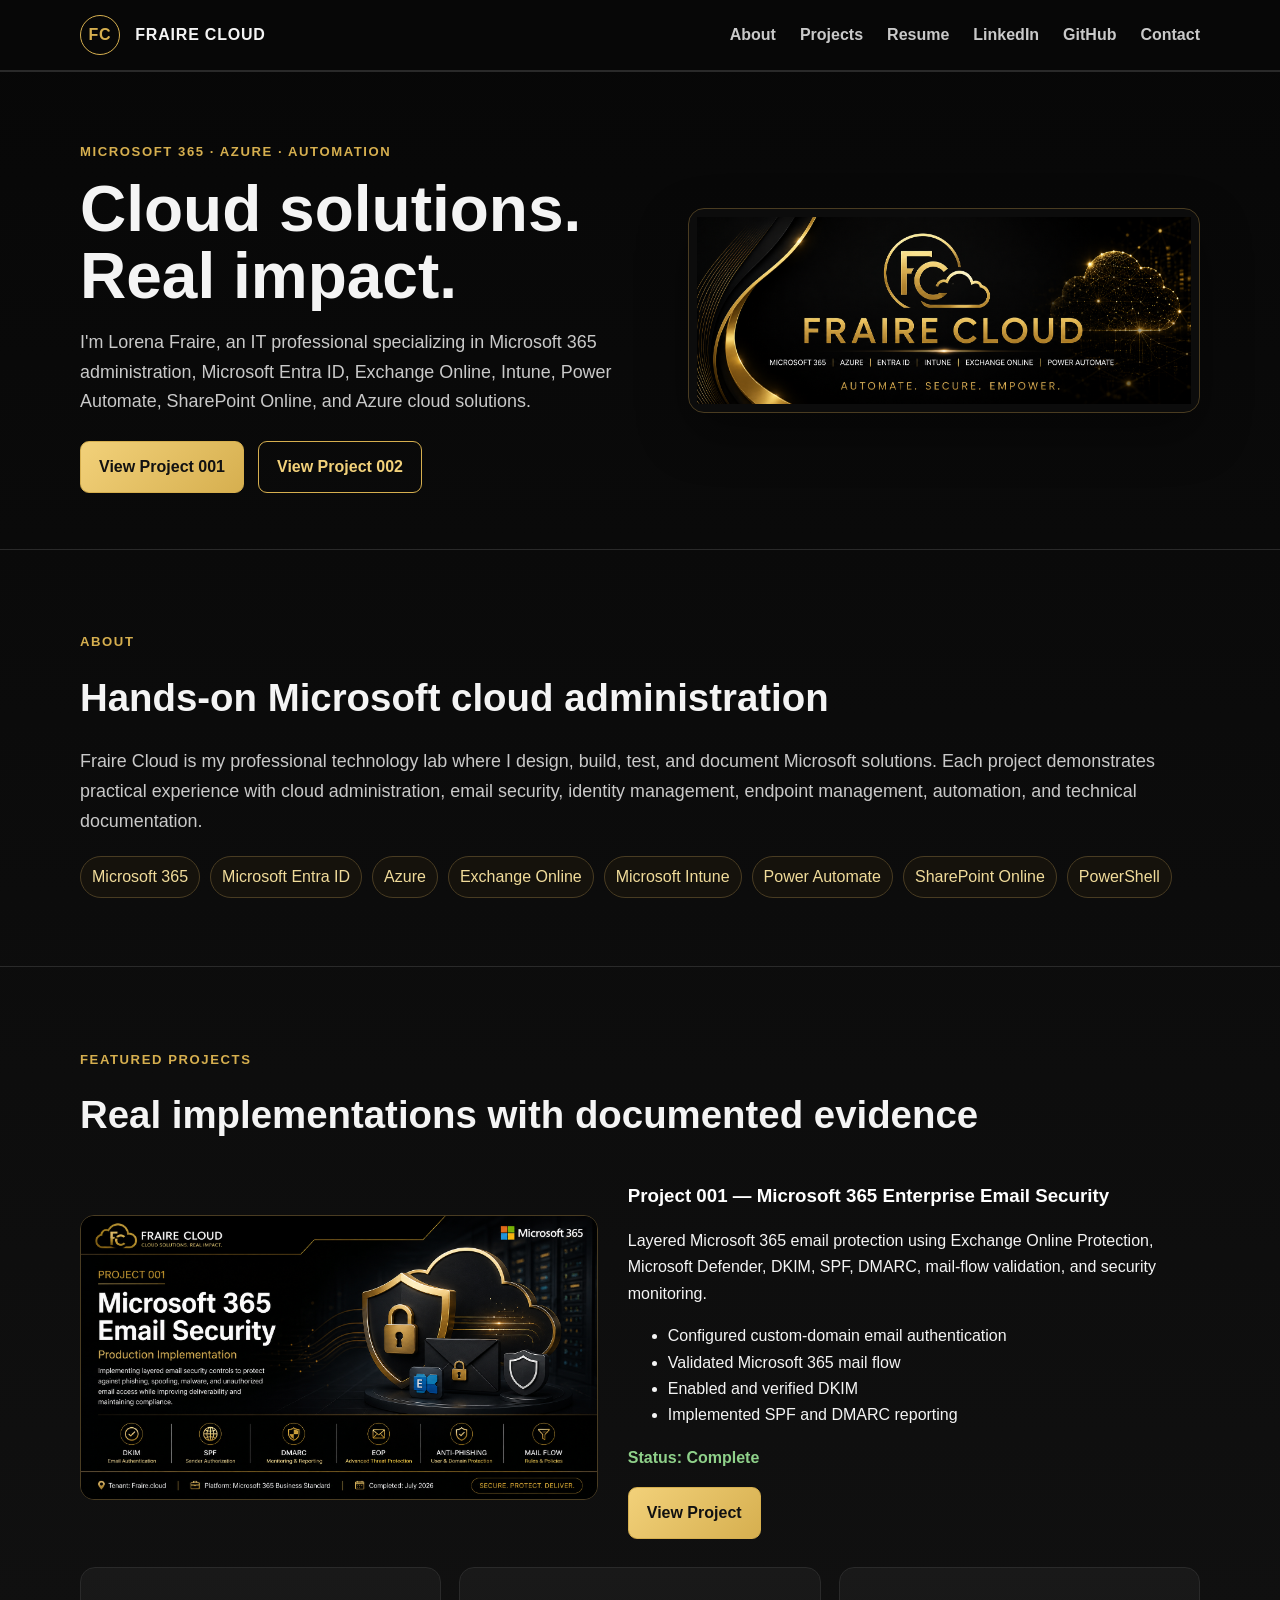
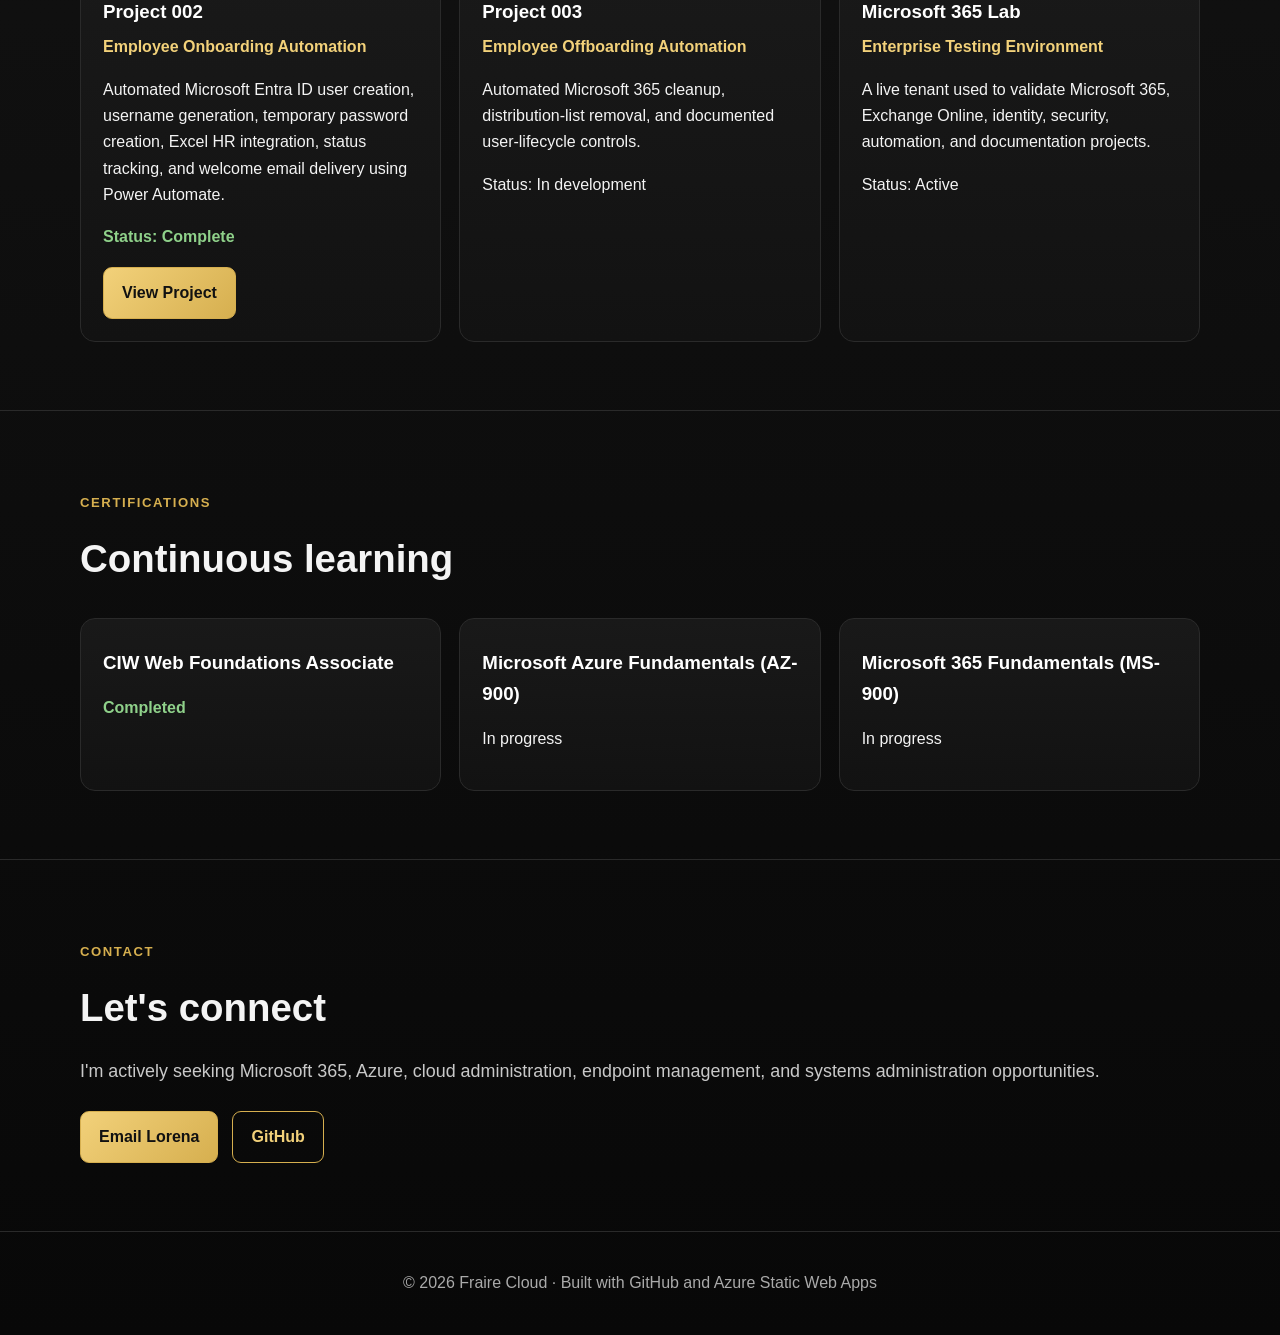
<file: index.html>
<!doctype html>
<html lang="en">
<head>
<meta charset="utf-8"><meta name="viewport" content="width=device-width,initial-scale=1">
<title>Fraire Cloud | Microsoft 365 & Azure Portfolio</title>
<meta name="description" content="Lorena Fraire's Microsoft 365, Azure, Entra ID, Intune, Exchange Online, and Power Automate portfolio.">
<link rel="stylesheet" href="styles.css">
</head>
<body>
<header><div class="container nav">
<a class="brand" href="index.html"><span class="mark">FC</span> FRAIRE CLOUD</a>
<nav><a href="#about">About</a><a href="#projects">Projects</a><a href="resume.html">Resume</a>
    <a href="https://www.linkedin.com/in/lorena-fraire-184a9a249/" target="_blank">LinkedIn</a>
    <a href="https://github.com/frairecloud" target="_blank">GitHub</a><a href="#contact">Contact</a></nav>
</div></header>

<main>
<section class="hero"><div class="container hero-grid">
<div>
<p class="eyebrow">Microsoft 365 · Azure · Automation</p>
<h1>Cloud solutions.<br>Real impact.</h1>
<p class="lead">I'm Lorena Fraire, an IT professional specializing in Microsoft 365 administration, Microsoft Entra ID, Exchange Online, Intune, Power Automate, SharePoint Online, and Azure cloud solutions.</p>
<div class="buttons">
    <a class="button primary" href="project-001.html">View Project 001</a>
    <a class="button secondary" href="project-002.html">View Project 002</a>
</div>
    </div>
<div class="hero-image"><img src="assets/FraireCloud.png" alt="Fraire Cloud portfolio banner"></div>
</div></section>

<section id="about"><div class="container">
<p class="eyebrow">About</p><h2>Hands-on Microsoft cloud administration</h2>
<p class="intro">Fraire Cloud is my professional technology lab where I design, build, test, and document Microsoft solutions. Each project demonstrates practical experience with cloud administration, email security, identity management, endpoint management, automation, and technical documentation.</p>
<div class="tags"><span>Microsoft 365</span><span>Microsoft Entra ID</span><span>Azure</span><span>Exchange Online</span><span>Microsoft Intune</span><span>Power Automate</span><span>SharePoint Online</span><span>PowerShell</span></div>
</div></section>

<section id="projects"><div class="container">
<p class="eyebrow">Featured Projects</p><h2>Real implementations with documented evidence</h2>
<article class="featured-project">
<img src="assets/Project001.png" alt="Project 001 Microsoft 365 Email Security">
<div><h3>Project 001 — Microsoft 365 Enterprise Email Security</h3>
<p>Layered Microsoft 365 email protection using Exchange Online Protection, Microsoft Defender, DKIM, SPF, DMARC, mail-flow validation, and security monitoring.</p>
<ul><li>Configured custom-domain email authentication</li><li>Validated Microsoft 365 mail flow</li><li>Enabled and verified DKIM</li><li>Implemented SPF and DMARC reporting</li></ul>
<p class="complete">Status: Complete</p>
<a class="button primary" href="project-001.html">View Project</a></div>
</article>
<div class="cards">
<article class="card">
  <h3>Project 002</h3>
  <h4>Employee Onboarding Automation</h4>
  <p>Automated Microsoft Entra ID user creation, username generation, temporary password creation, Excel HR integration, status tracking, and welcome email delivery using Power Automate.</p>
  <p class="complete">Status: Complete</p>
  <a class="button primary" href="project-002.html">View Project</a>
</article>
<article class="card"><h3>Project 003</h3><h4>Employee Offboarding Automation</h4><p>Automated Microsoft 365 cleanup, distribution-list removal, and documented user-lifecycle controls.</p><p>Status: In development</p></article>
<article class="card"><h3>Microsoft 365 Lab</h3><h4>Enterprise Testing Environment</h4><p>A live tenant used to validate Microsoft 365, Exchange Online, identity, security, automation, and documentation projects.</p><p>Status: Active</p></article>
</div></div></section>

<section id="certifications"><div class="container">
<p class="eyebrow">Certifications</p><h2>Continuous learning</h2>
<div class="cards"><article class="card"><h3>CIW Web Foundations Associate</h3><p class="complete">Completed</p></article><article class="card"><h3>Microsoft Azure Fundamentals (AZ-900)</h3><p>In progress</p></article><article class="card"><h3>Microsoft 365 Fundamentals (MS-900)</h3><p>In progress</p></article></div>
</div></section>

<section id="contact"><div class="container">
<p class="eyebrow">Contact</p><h2>Let's connect</h2>
<p class="intro">I'm actively seeking Microsoft 365, Azure, cloud administration, endpoint management, and systems administration opportunities.</p>
<div class="buttons"><a class="button primary" href="mailto:lorena.fraire335@outlook.com">Email Lorena</a><a class="button secondary" href="https://github.com/frairecloud" target="_blank" rel="noopener">GitHub</a></div>
</div></section>
</main>
<footer>© 2026 Fraire Cloud · Built with GitHub and Azure Static Web Apps</footer>
</body></html>
</file>
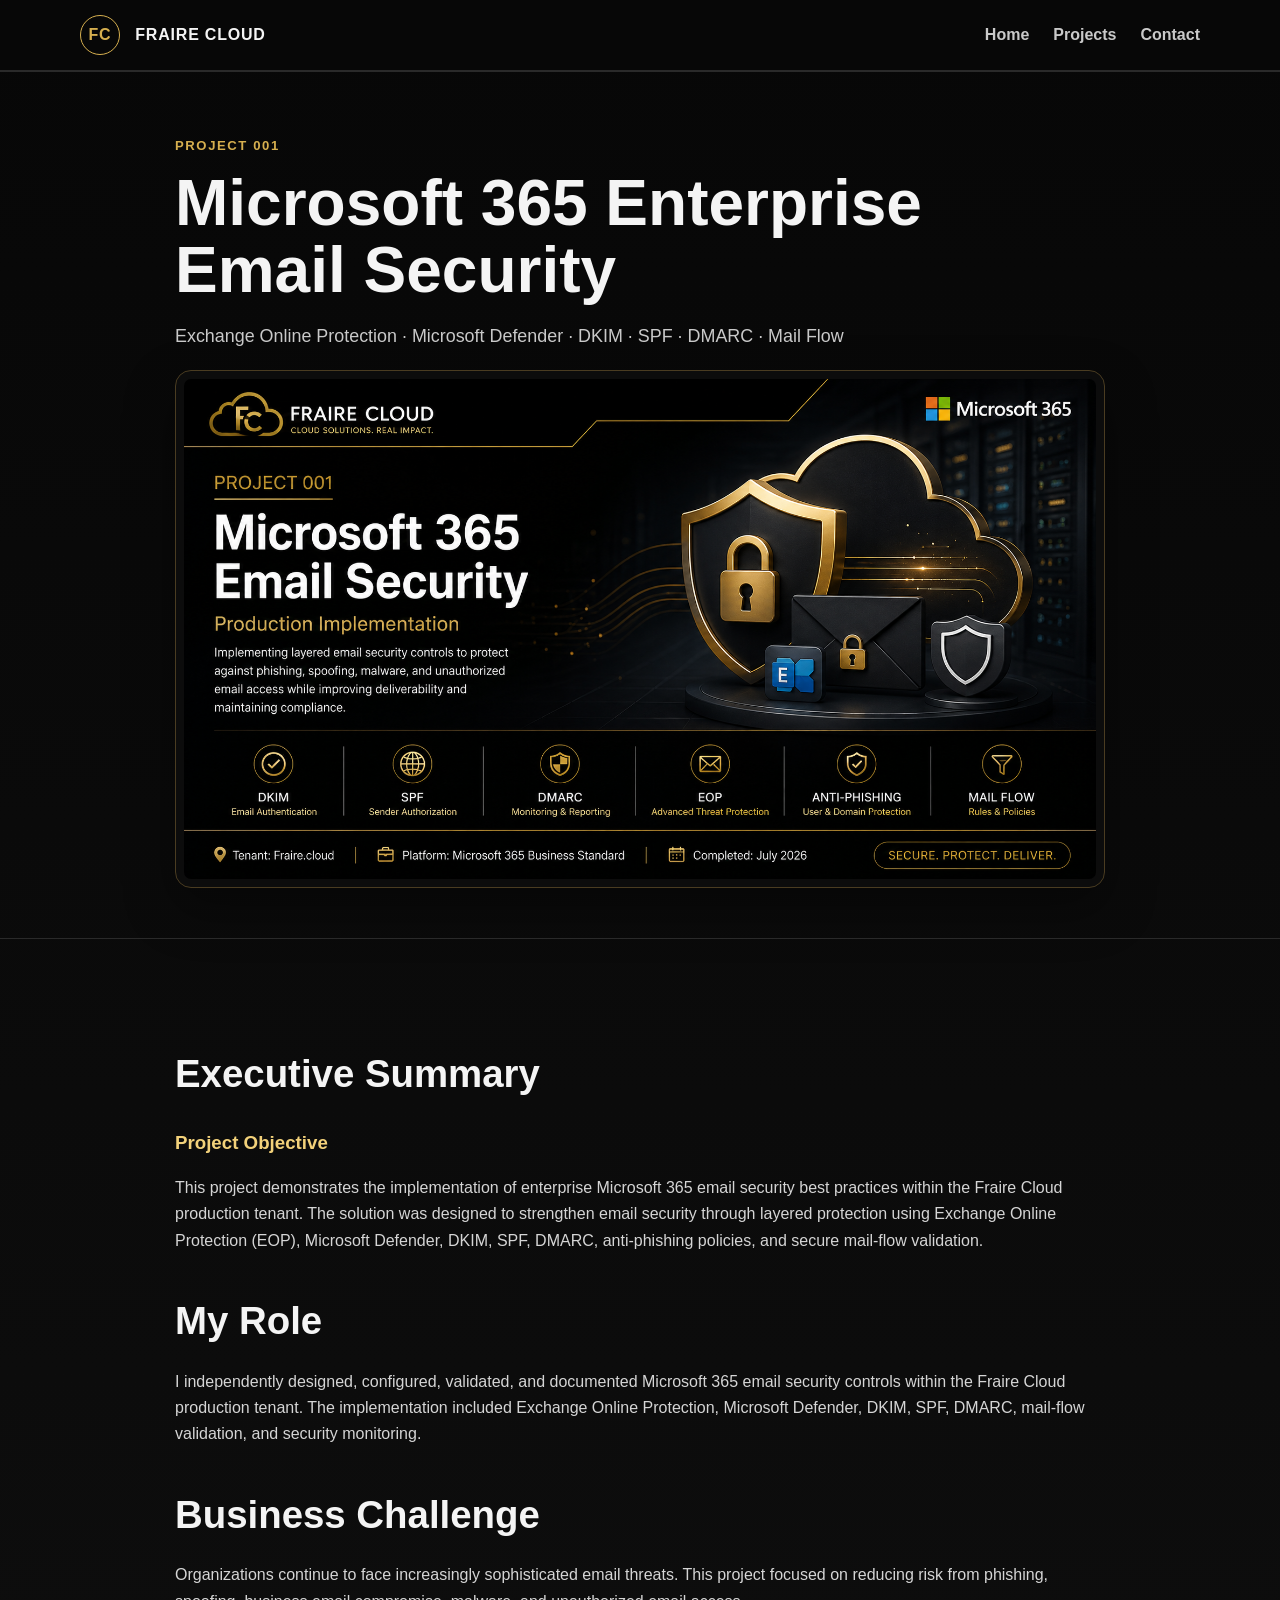
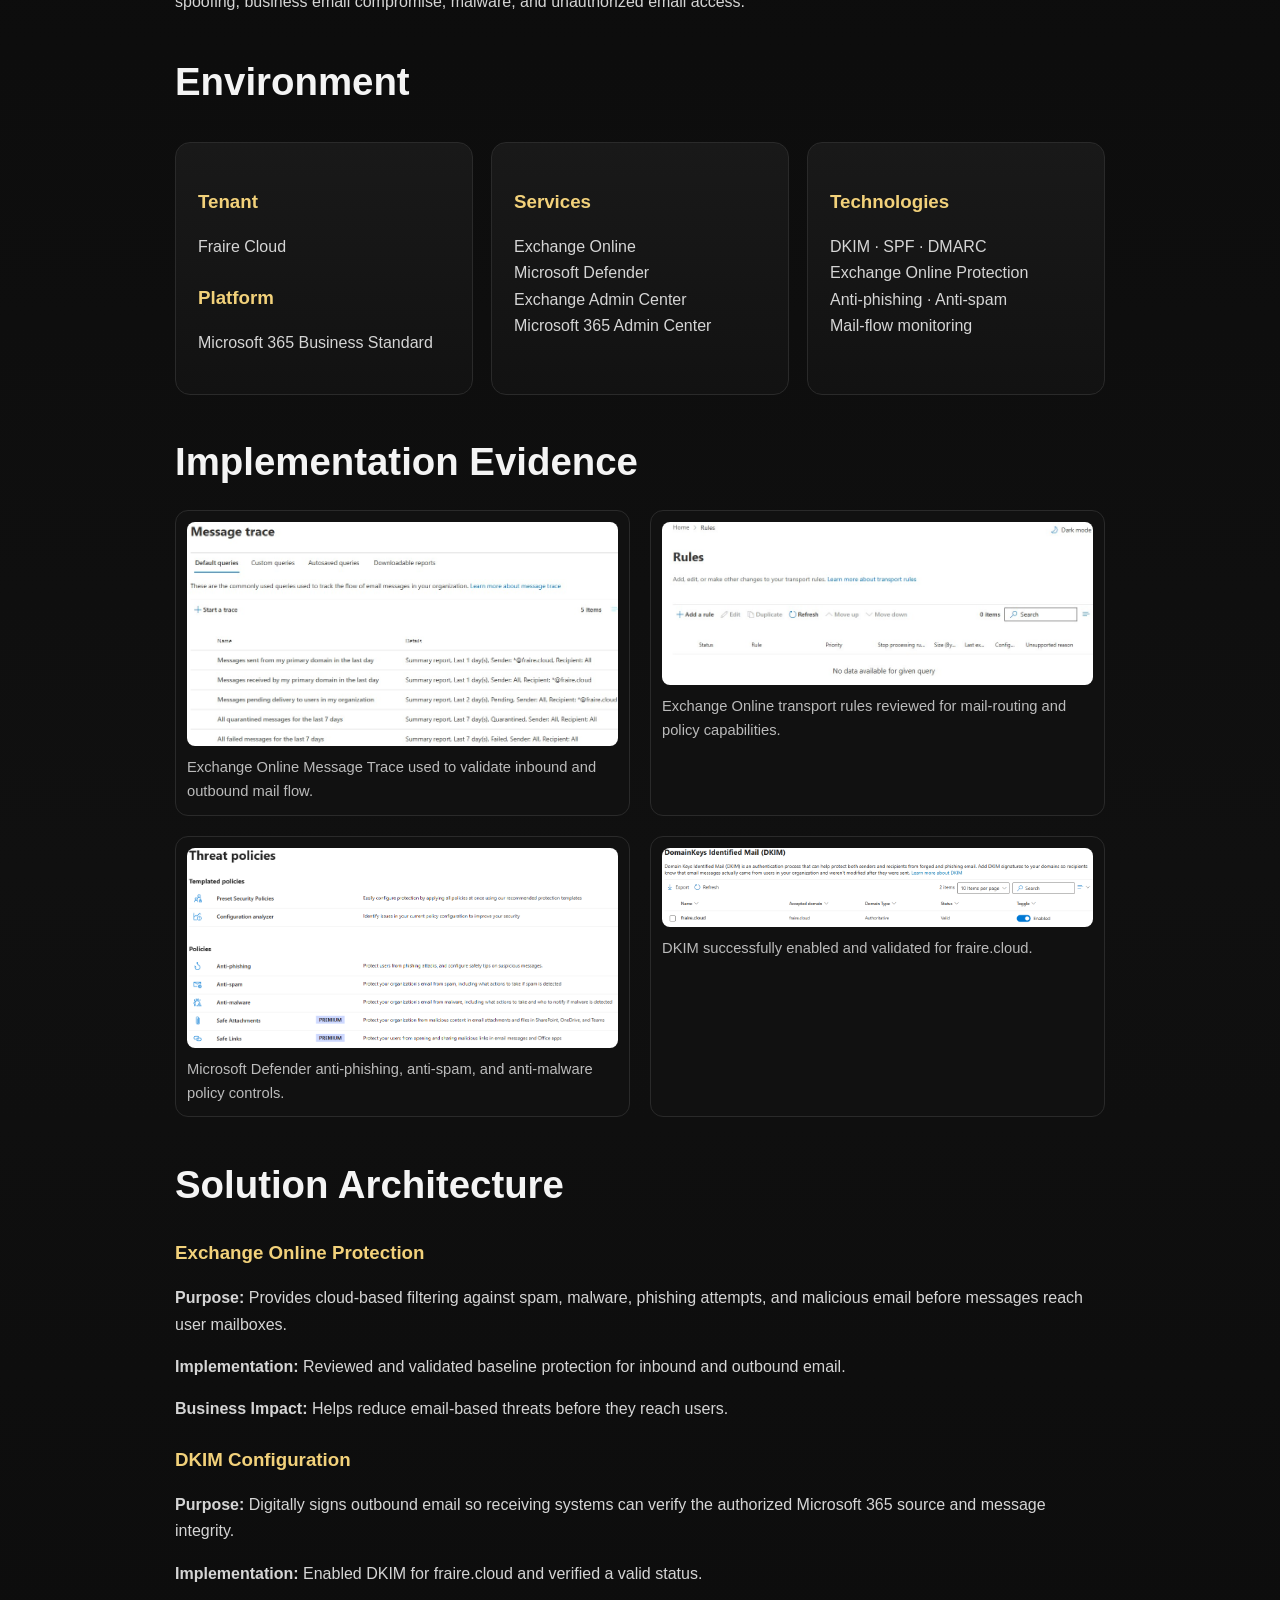
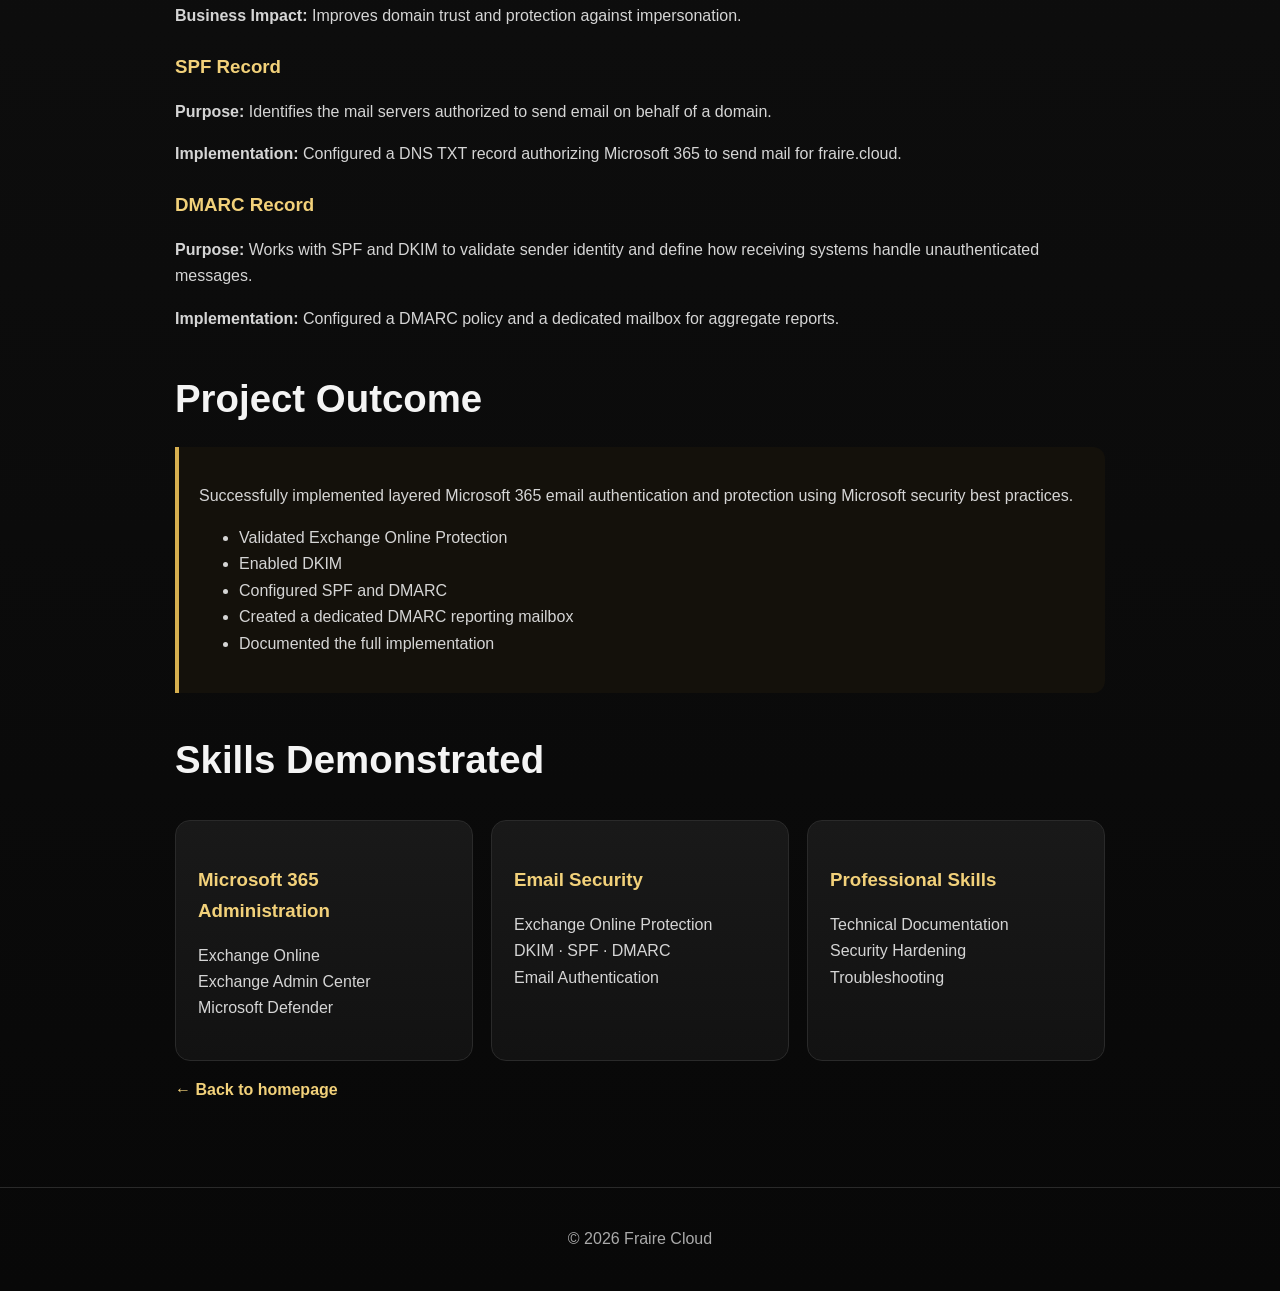
<file: project-001.html>
<!doctype html>
<html lang="en">
<head>
<meta charset="utf-8"><meta name="viewport" content="width=device-width,initial-scale=1">
<title>Project 001 | Microsoft 365 Enterprise Email Security</title>
<meta name="description" content="Microsoft 365 Enterprise Email Security implementation by Fraire Cloud.">
<link rel="stylesheet" href="styles.css">
</head>
<body>
<header><div class="container nav">
<a class="brand" href="index.html"><span class="mark">FC</span> FRAIRE CLOUD</a>
<nav><a href="index.html">Home</a><a href="index.html#projects">Projects</a><a href="index.html#contact">Contact</a></nav>
</div></header>

<main>
<section class="project-header"><div class="container narrow">
<p class="eyebrow">Project 001</p><h1>Microsoft 365 Enterprise Email Security</h1>
<p class="lead">Exchange Online Protection · Microsoft Defender · DKIM · SPF · DMARC · Mail Flow</p>
<img class="project-banner" src="assets/Project001.png" alt="Microsoft 365 Email Security project banner">
</div></section>

<section><div class="container narrow prose">
<h2>Executive Summary</h2>
<h3>Project Objective</h3>
<p>This project demonstrates the implementation of enterprise Microsoft 365 email security best practices within the Fraire Cloud production tenant. The solution was designed to strengthen email security through layered protection using Exchange Online Protection (EOP), Microsoft Defender, DKIM, SPF, DMARC, anti-phishing policies, and secure mail-flow validation.</p>

<h2>My Role</h2>
<p>I independently designed, configured, validated, and documented Microsoft 365 email security controls within the Fraire Cloud production tenant. The implementation included Exchange Online Protection, Microsoft Defender, DKIM, SPF, DMARC, mail-flow validation, and security monitoring.</p>

<h2>Business Challenge</h2>
<p>Organizations continue to face increasingly sophisticated email threats. This project focused on reducing risk from phishing, spoofing, business email compromise, malware, and unauthorized email access.</p>

<h2>Environment</h2>
<div class="cards">
<article class="card"><h3>Tenant</h3><p>Fraire Cloud</p><h3>Platform</h3><p>Microsoft 365 Business Standard</p></article>
<article class="card"><h3>Services</h3><p>Exchange Online<br>Microsoft Defender<br>Exchange Admin Center<br>Microsoft 365 Admin Center</p></article>
<article class="card"><h3>Technologies</h3><p>DKIM · SPF · DMARC<br>Exchange Online Protection<br>Anti-phishing · Anti-spam<br>Mail-flow monitoring</p></article>
</div>

<h2>Implementation Evidence</h2>
<div class="evidence">
<figure><img src="assets/MessageTrace.png" alt="Microsoft 365 Message Trace"><figcaption>Exchange Online Message Trace used to validate inbound and outbound mail flow.</figcaption></figure>
<figure><img src="assets/Rules.png" alt="Exchange Online Mail Flow Rules"><figcaption>Exchange Online transport rules reviewed for mail-routing and policy capabilities.</figcaption></figure>
<figure><img src="assets/ThreatPolicies.png" alt="Microsoft Defender Threat Policies"><figcaption>Microsoft Defender anti-phishing, anti-spam, and anti-malware policy controls.</figcaption></figure>
<figure><img src="assets/DKIM.png" alt="DKIM enabled for fraire.cloud"><figcaption>DKIM successfully enabled and validated for fraire.cloud.</figcaption></figure>
</div>

<h2>Solution Architecture</h2>
<h3>Exchange Online Protection</h3>
<p><strong>Purpose:</strong> Provides cloud-based filtering against spam, malware, phishing attempts, and malicious email before messages reach user mailboxes.</p>
<p><strong>Implementation:</strong> Reviewed and validated baseline protection for inbound and outbound email.</p>
<p><strong>Business Impact:</strong> Helps reduce email-based threats before they reach users.</p>

<h3>DKIM Configuration</h3>
<p><strong>Purpose:</strong> Digitally signs outbound email so receiving systems can verify the authorized Microsoft 365 source and message integrity.</p>
<p><strong>Implementation:</strong> Enabled DKIM for fraire.cloud and verified a valid status.</p>
<p><strong>Business Impact:</strong> Improves domain trust and protection against impersonation.</p>

<h3>SPF Record</h3>
<p><strong>Purpose:</strong> Identifies the mail servers authorized to send email on behalf of a domain.</p>
<p><strong>Implementation:</strong> Configured a DNS TXT record authorizing Microsoft 365 to send mail for fraire.cloud.</p>

<h3>DMARC Record</h3>
<p><strong>Purpose:</strong> Works with SPF and DKIM to validate sender identity and define how receiving systems handle unauthenticated messages.</p>
<p><strong>Implementation:</strong> Configured a DMARC policy and a dedicated mailbox for aggregate reports.</p>

<h2>Project Outcome</h2>
<div class="callout"><p>Successfully implemented layered Microsoft 365 email authentication and protection using Microsoft security best practices.</p>
<ul><li>Validated Exchange Online Protection</li><li>Enabled DKIM</li><li>Configured SPF and DMARC</li><li>Created a dedicated DMARC reporting mailbox</li><li>Documented the full implementation</li></ul></div>

<h2>Skills Demonstrated</h2>
<div class="cards">
<article class="card"><h3>Microsoft 365 Administration</h3><p>Exchange Online<br>Exchange Admin Center<br>Microsoft Defender</p></article>
<article class="card"><h3>Email Security</h3><p>Exchange Online Protection<br>DKIM · SPF · DMARC<br>Email Authentication</p></article>
<article class="card"><h3>Professional Skills</h3><p>Technical Documentation<br>Security Hardening<br>Troubleshooting</p></article>
</div>
<p><a class="back" href="index.html">← Back to homepage</a></p>
</div></section>
</main>
<footer>© 2026 Fraire Cloud</footer>
</body></html>
</file>
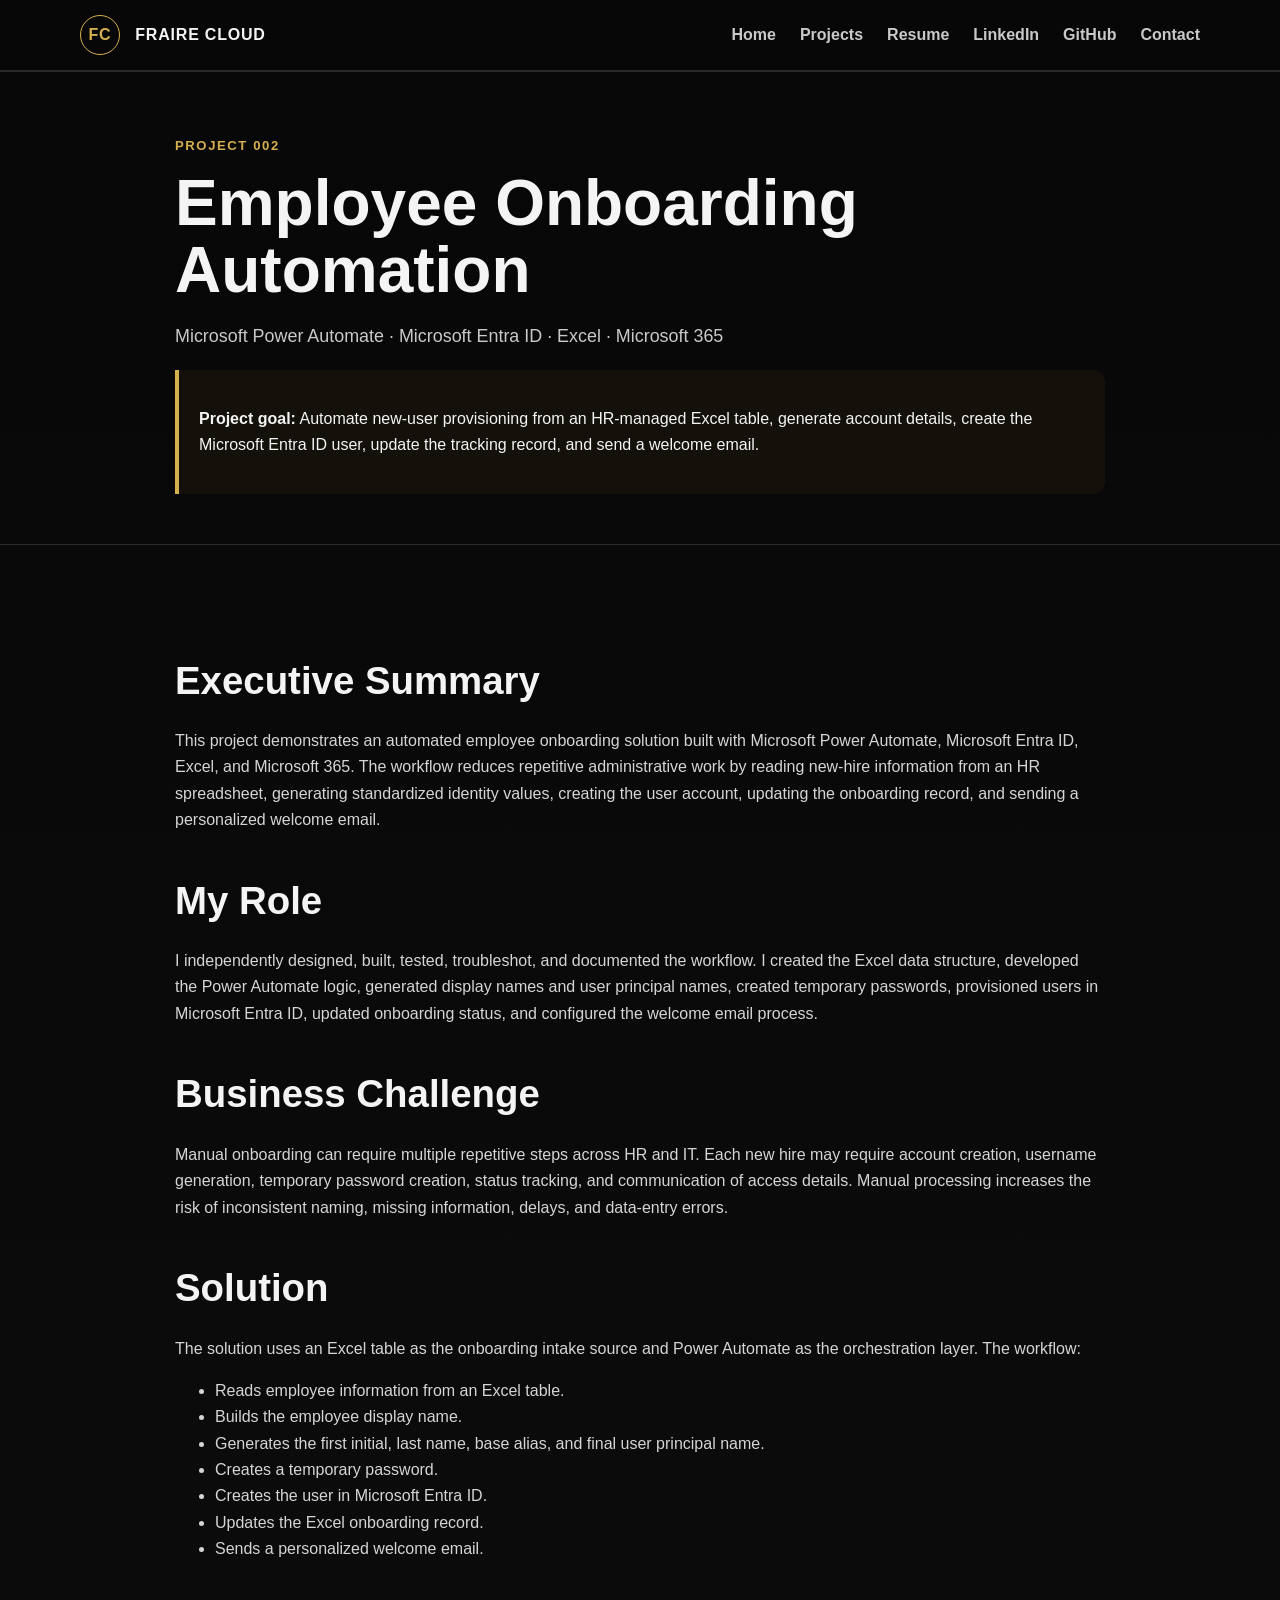
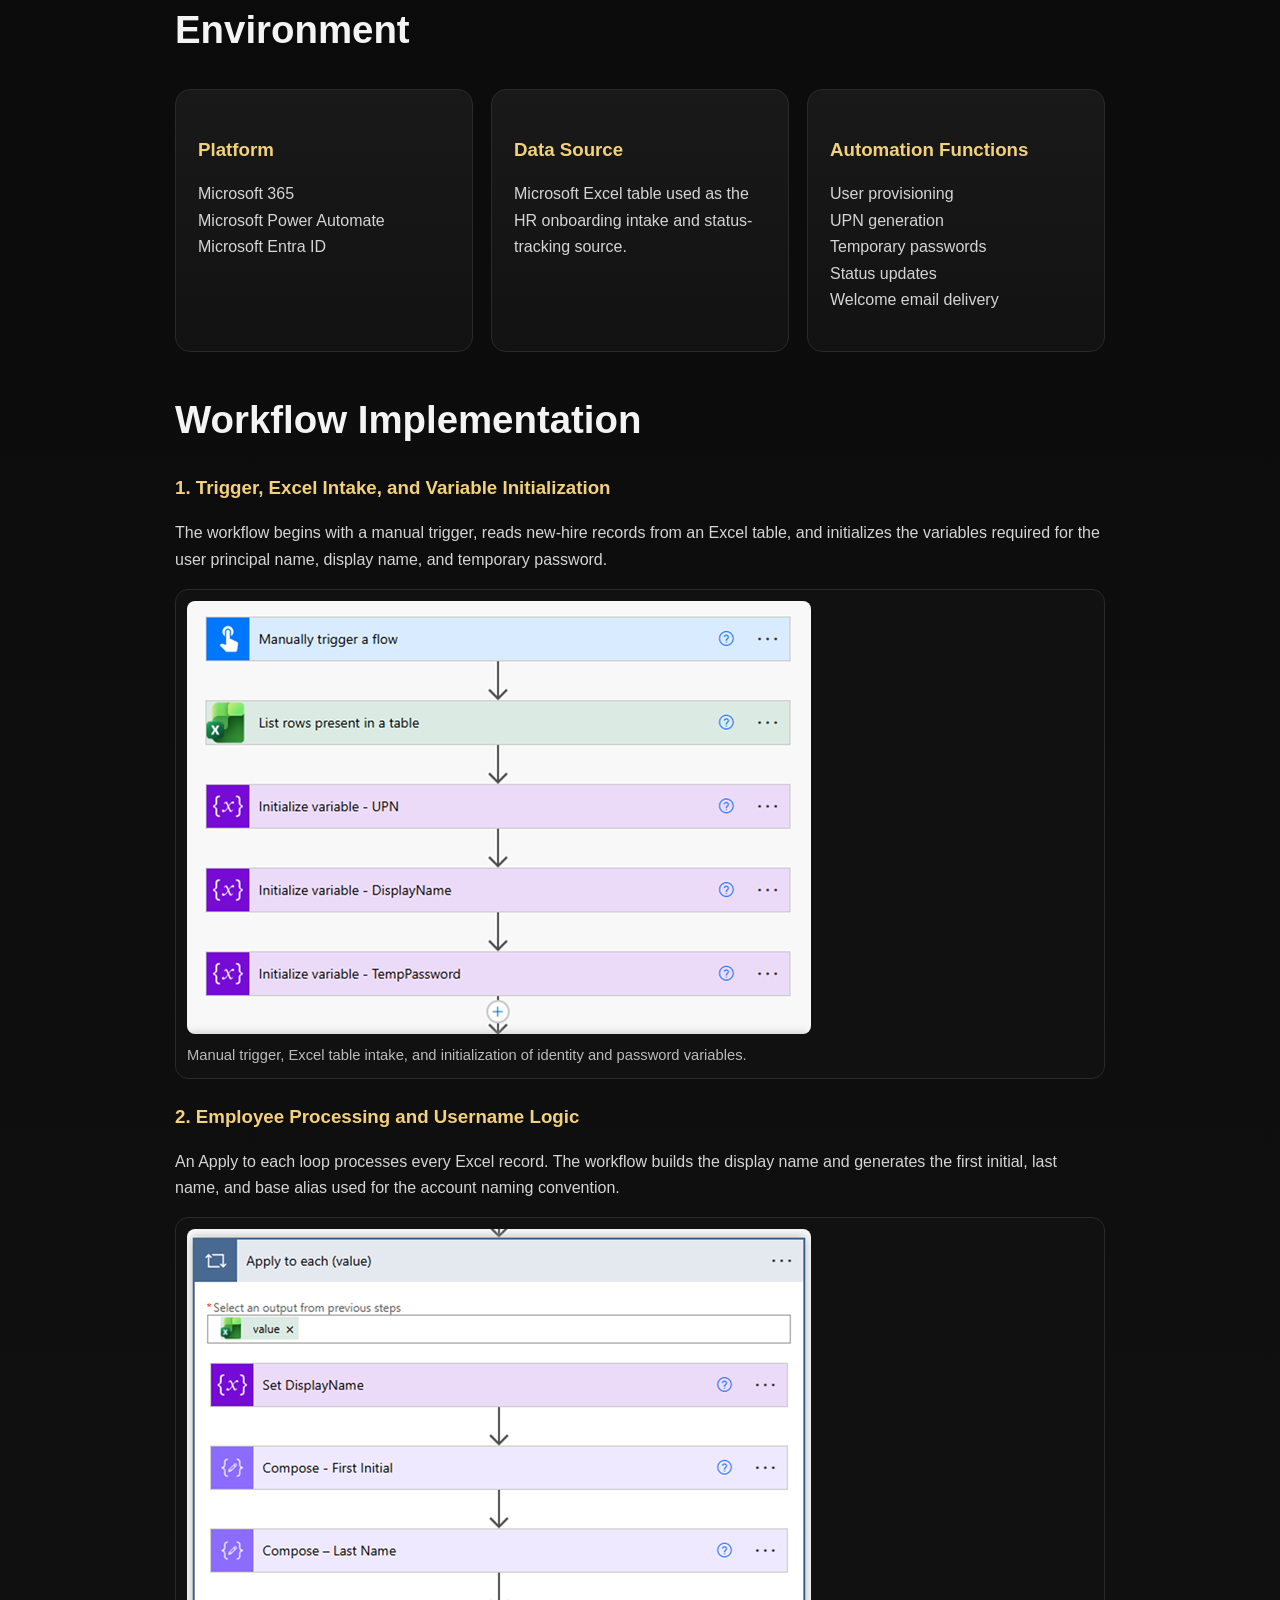
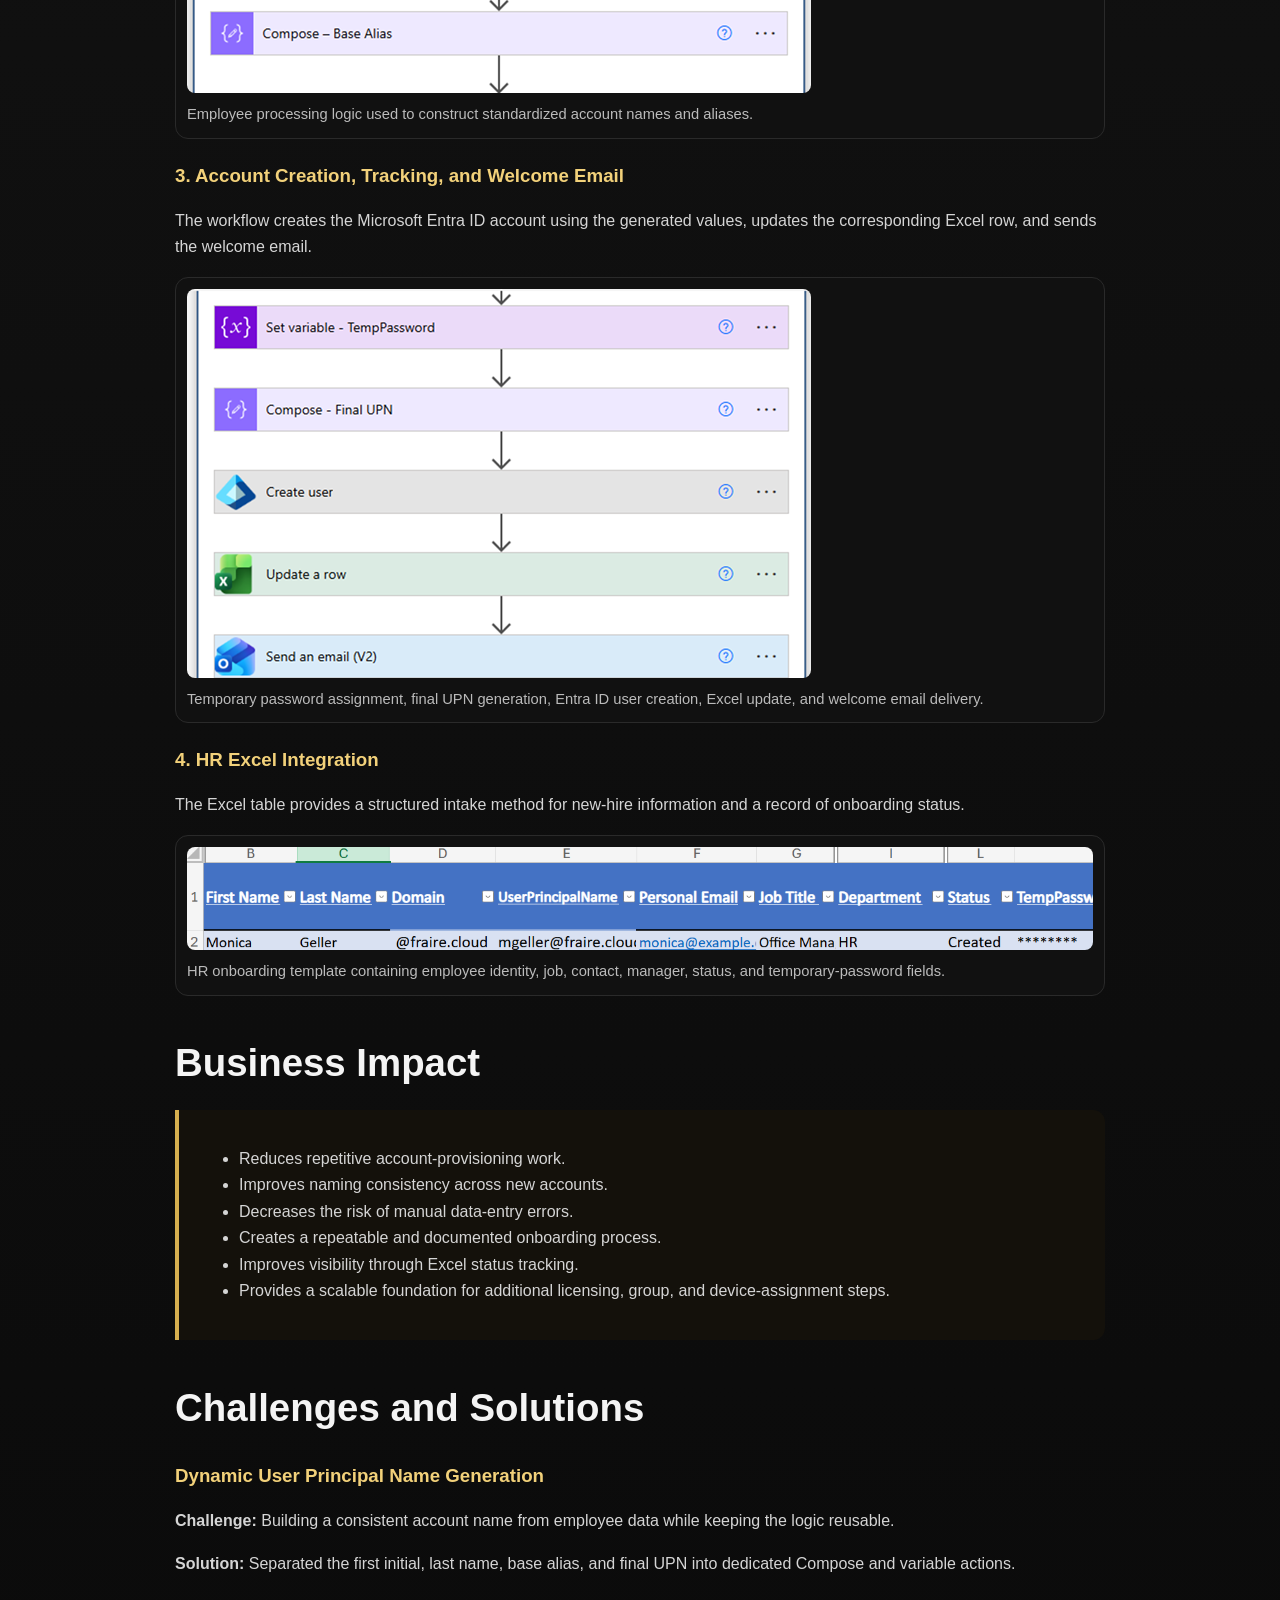
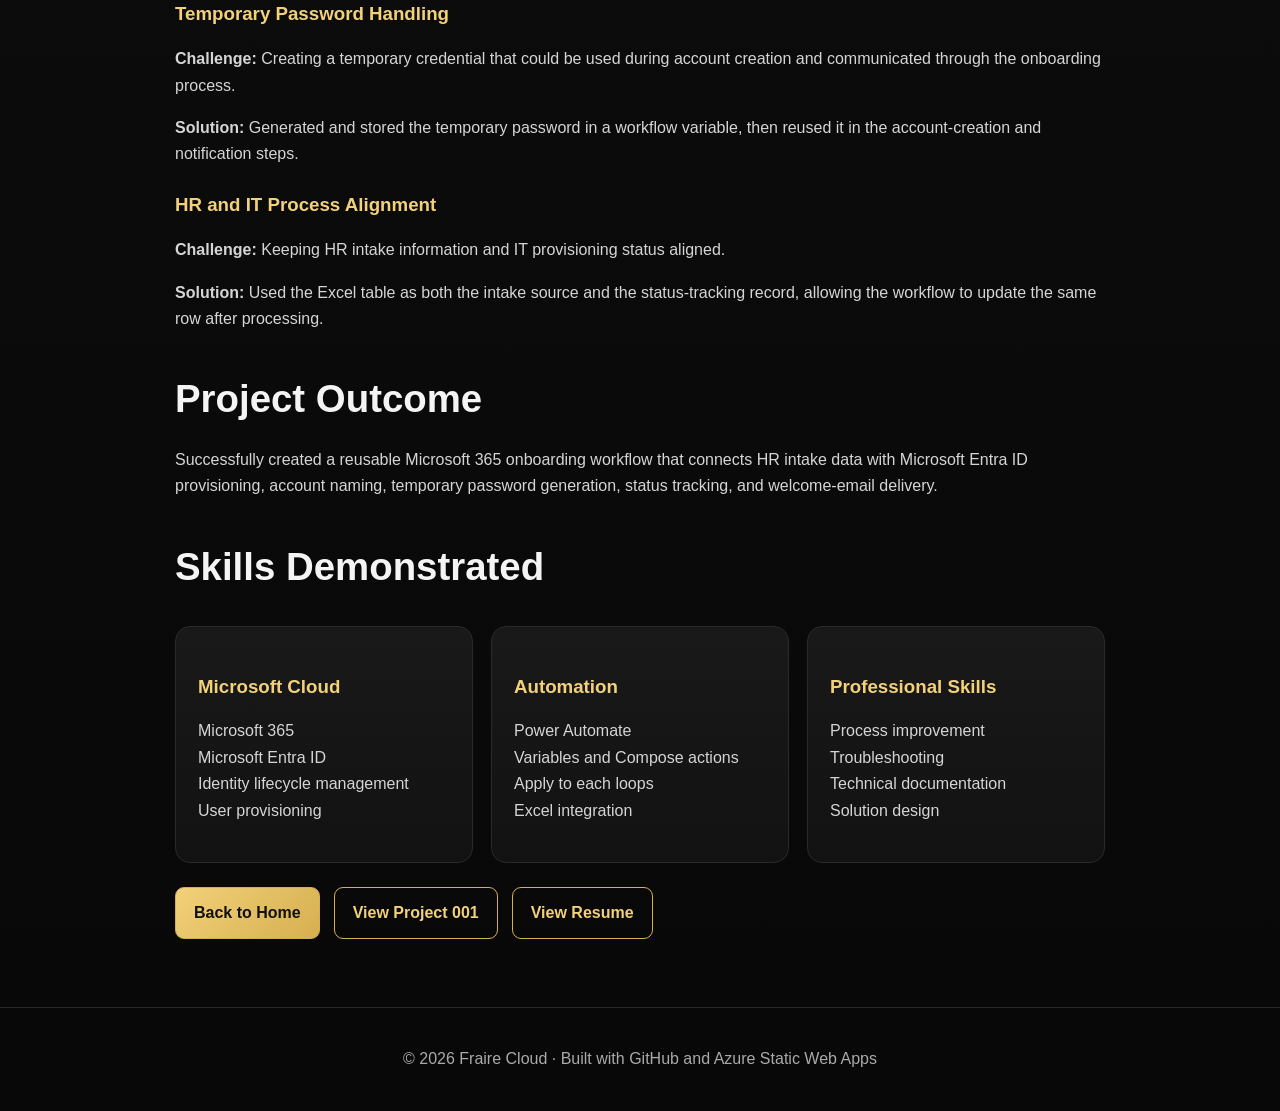
<file: project-002.html>
<!doctype html>
<html lang="en">
<head>
  <meta charset="utf-8">
  <meta name="viewport" content="width=device-width, initial-scale=1">
  <title>Project 002 | Employee Onboarding Automation</title>
  <meta name="description" content="Employee onboarding automation using Microsoft Power Automate, Microsoft Entra ID, Excel, and Microsoft 365.">
  <link rel="stylesheet" href="styles.css">
</head>
<body>
<header>
  <div class="container nav">
    <a class="brand" href="index.html"><span class="mark">FC</span> FRAIRE CLOUD</a>
    <nav>
      <a href="index.html">Home</a>
      <a href="index.html#projects">Projects</a>
      <a href="resume.html">Resume</a>
      <a href="https://www.linkedin.com/in/lorena-fraire-184a9a249/" target="_blank" rel="noopener">LinkedIn</a>
      <a href="https://github.com/frairecloud" target="_blank" rel="noopener">GitHub</a>
      <a href="index.html#contact">Contact</a>
    </nav>
  </div>
</header>

<main>
<section class="project-header">
  <div class="container narrow">
    <p class="eyebrow">Project 002</p>
    <h1>Employee Onboarding Automation</h1>
    <p class="lead">Microsoft Power Automate · Microsoft Entra ID · Excel · Microsoft 365</p>
    <div class="callout">
      <p><strong>Project goal:</strong> Automate new-user provisioning from an HR-managed Excel table, generate account details, create the Microsoft Entra ID user, update the tracking record, and send a welcome email.</p>
    </div>
  </div>
</section>

<section>
  <div class="container narrow prose">
    <h2>Executive Summary</h2>
    <p>This project demonstrates an automated employee onboarding solution built with Microsoft Power Automate, Microsoft Entra ID, Excel, and Microsoft 365. The workflow reduces repetitive administrative work by reading new-hire information from an HR spreadsheet, generating standardized identity values, creating the user account, updating the onboarding record, and sending a personalized welcome email.</p>

    <h2>My Role</h2>
    <p>I independently designed, built, tested, troubleshot, and documented the workflow. I created the Excel data structure, developed the Power Automate logic, generated display names and user principal names, created temporary passwords, provisioned users in Microsoft Entra ID, updated onboarding status, and configured the welcome email process.</p>

    <h2>Business Challenge</h2>
    <p>Manual onboarding can require multiple repetitive steps across HR and IT. Each new hire may require account creation, username generation, temporary password creation, status tracking, and communication of access details. Manual processing increases the risk of inconsistent naming, missing information, delays, and data-entry errors.</p>

    <h2>Solution</h2>
    <p>The solution uses an Excel table as the onboarding intake source and Power Automate as the orchestration layer. The workflow:</p>
    <ul>
      <li>Reads employee information from an Excel table.</li>
      <li>Builds the employee display name.</li>
      <li>Generates the first initial, last name, base alias, and final user principal name.</li>
      <li>Creates a temporary password.</li>
      <li>Creates the user in Microsoft Entra ID.</li>
      <li>Updates the Excel onboarding record.</li>
      <li>Sends a personalized welcome email.</li>
    </ul>

    <h2>Environment</h2>
    <div class="cards">
      <article class="card"><h3>Platform</h3><p>Microsoft 365<br>Microsoft Power Automate<br>Microsoft Entra ID</p></article>
      <article class="card"><h3>Data Source</h3><p>Microsoft Excel table used as the HR onboarding intake and status-tracking source.</p></article>
      <article class="card"><h3>Automation Functions</h3><p>User provisioning<br>UPN generation<br>Temporary passwords<br>Status updates<br>Welcome email delivery</p></article>
    </div>

    <h2>Workflow Implementation</h2>

    <h3>1. Trigger, Excel Intake, and Variable Initialization</h3>
    <p>The workflow begins with a manual trigger, reads new-hire records from an Excel table, and initializes the variables required for the user principal name, display name, and temporary password.</p>
    <figure>
      <img src="assets/Onboarding-01-Flow-Trigger.png" alt="Power Automate onboarding trigger and variable initialization">
      <figcaption>Manual trigger, Excel table intake, and initialization of identity and password variables.</figcaption>
    </figure>

    <h3>2. Employee Processing and Username Logic</h3>
    <p>An Apply to each loop processes every Excel record. The workflow builds the display name and generates the first initial, last name, and base alias used for the account naming convention.</p>
    <figure>
      <img src="assets/Onboarding-02-UPN-Generation.png" alt="Power Automate UPN and alias generation logic">
      <figcaption>Employee processing logic used to construct standardized account names and aliases.</figcaption>
    </figure>

    <h3>3. Account Creation, Tracking, and Welcome Email</h3>
    <p>The workflow creates the Microsoft Entra ID account using the generated values, updates the corresponding Excel row, and sends the welcome email.</p>
    <figure>
      <img src="assets/Onboarding-03-User-Creation.png" alt="Power Automate Entra user creation and welcome email">
      <figcaption>Temporary password assignment, final UPN generation, Entra ID user creation, Excel update, and welcome email delivery.</figcaption>
    </figure>

    <h3>4. HR Excel Integration</h3>
    <p>The Excel table provides a structured intake method for new-hire information and a record of onboarding status.</p>
    <figure>
      <img src="assets/Onboarding-04-HR-Template.png" alt="Excel employee onboarding template">
      <figcaption>HR onboarding template containing employee identity, job, contact, manager, status, and temporary-password fields.</figcaption>
    </figure>

    <h2>Business Impact</h2>
    <div class="callout">
      <ul>
        <li>Reduces repetitive account-provisioning work.</li>
        <li>Improves naming consistency across new accounts.</li>
        <li>Decreases the risk of manual data-entry errors.</li>
        <li>Creates a repeatable and documented onboarding process.</li>
        <li>Improves visibility through Excel status tracking.</li>
        <li>Provides a scalable foundation for additional licensing, group, and device-assignment steps.</li>
      </ul>
    </div>

    <h2>Challenges and Solutions</h2>
    <h3>Dynamic User Principal Name Generation</h3>
    <p><strong>Challenge:</strong> Building a consistent account name from employee data while keeping the logic reusable.</p>
    <p><strong>Solution:</strong> Separated the first initial, last name, base alias, and final UPN into dedicated Compose and variable actions.</p>

    <h3>Temporary Password Handling</h3>
    <p><strong>Challenge:</strong> Creating a temporary credential that could be used during account creation and communicated through the onboarding process.</p>
    <p><strong>Solution:</strong> Generated and stored the temporary password in a workflow variable, then reused it in the account-creation and notification steps.</p>

    <h3>HR and IT Process Alignment</h3>
    <p><strong>Challenge:</strong> Keeping HR intake information and IT provisioning status aligned.</p>
    <p><strong>Solution:</strong> Used the Excel table as both the intake source and the status-tracking record, allowing the workflow to update the same row after processing.</p>

    <h2>Project Outcome</h2>
    <p>Successfully created a reusable Microsoft 365 onboarding workflow that connects HR intake data with Microsoft Entra ID provisioning, account naming, temporary password generation, status tracking, and welcome-email delivery.</p>

    <h2>Skills Demonstrated</h2>
    <div class="cards">
      <article class="card"><h3>Microsoft Cloud</h3><p>Microsoft 365<br>Microsoft Entra ID<br>Identity lifecycle management<br>User provisioning</p></article>
      <article class="card"><h3>Automation</h3><p>Power Automate<br>Variables and Compose actions<br>Apply to each loops<br>Excel integration</p></article>
      <article class="card"><h3>Professional Skills</h3><p>Process improvement<br>Troubleshooting<br>Technical documentation<br>Solution design</p></article>
    </div>

    <div class="buttons">
      <a class="button primary" href="index.html">Back to Home</a>
      <a class="button secondary" href="project-001.html">View Project 001</a>
      <a class="button secondary" href="resume.html">View Resume</a>
    </div>
  </div>
</section>
</main>

<footer>© 2026 Fraire Cloud · Built with GitHub and Azure Static Web Apps</footer>
</body>
</html>
</file>
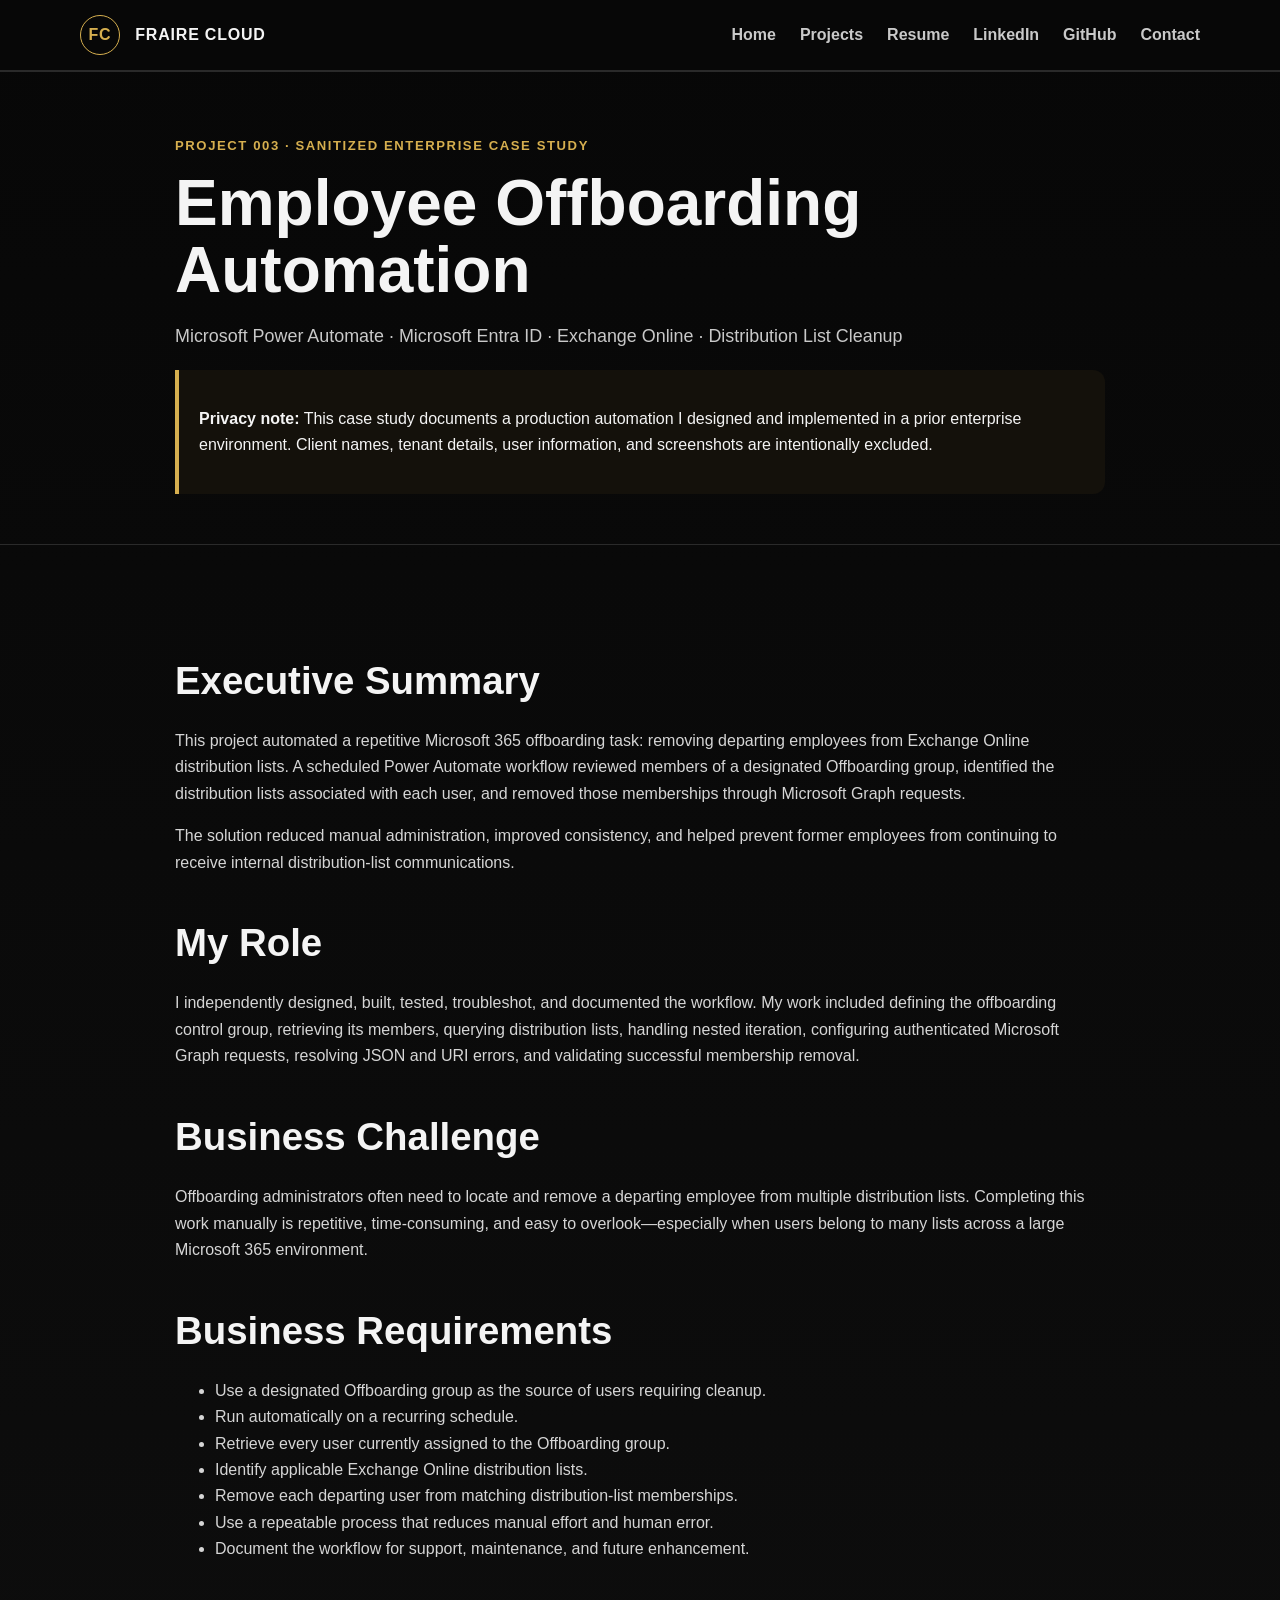
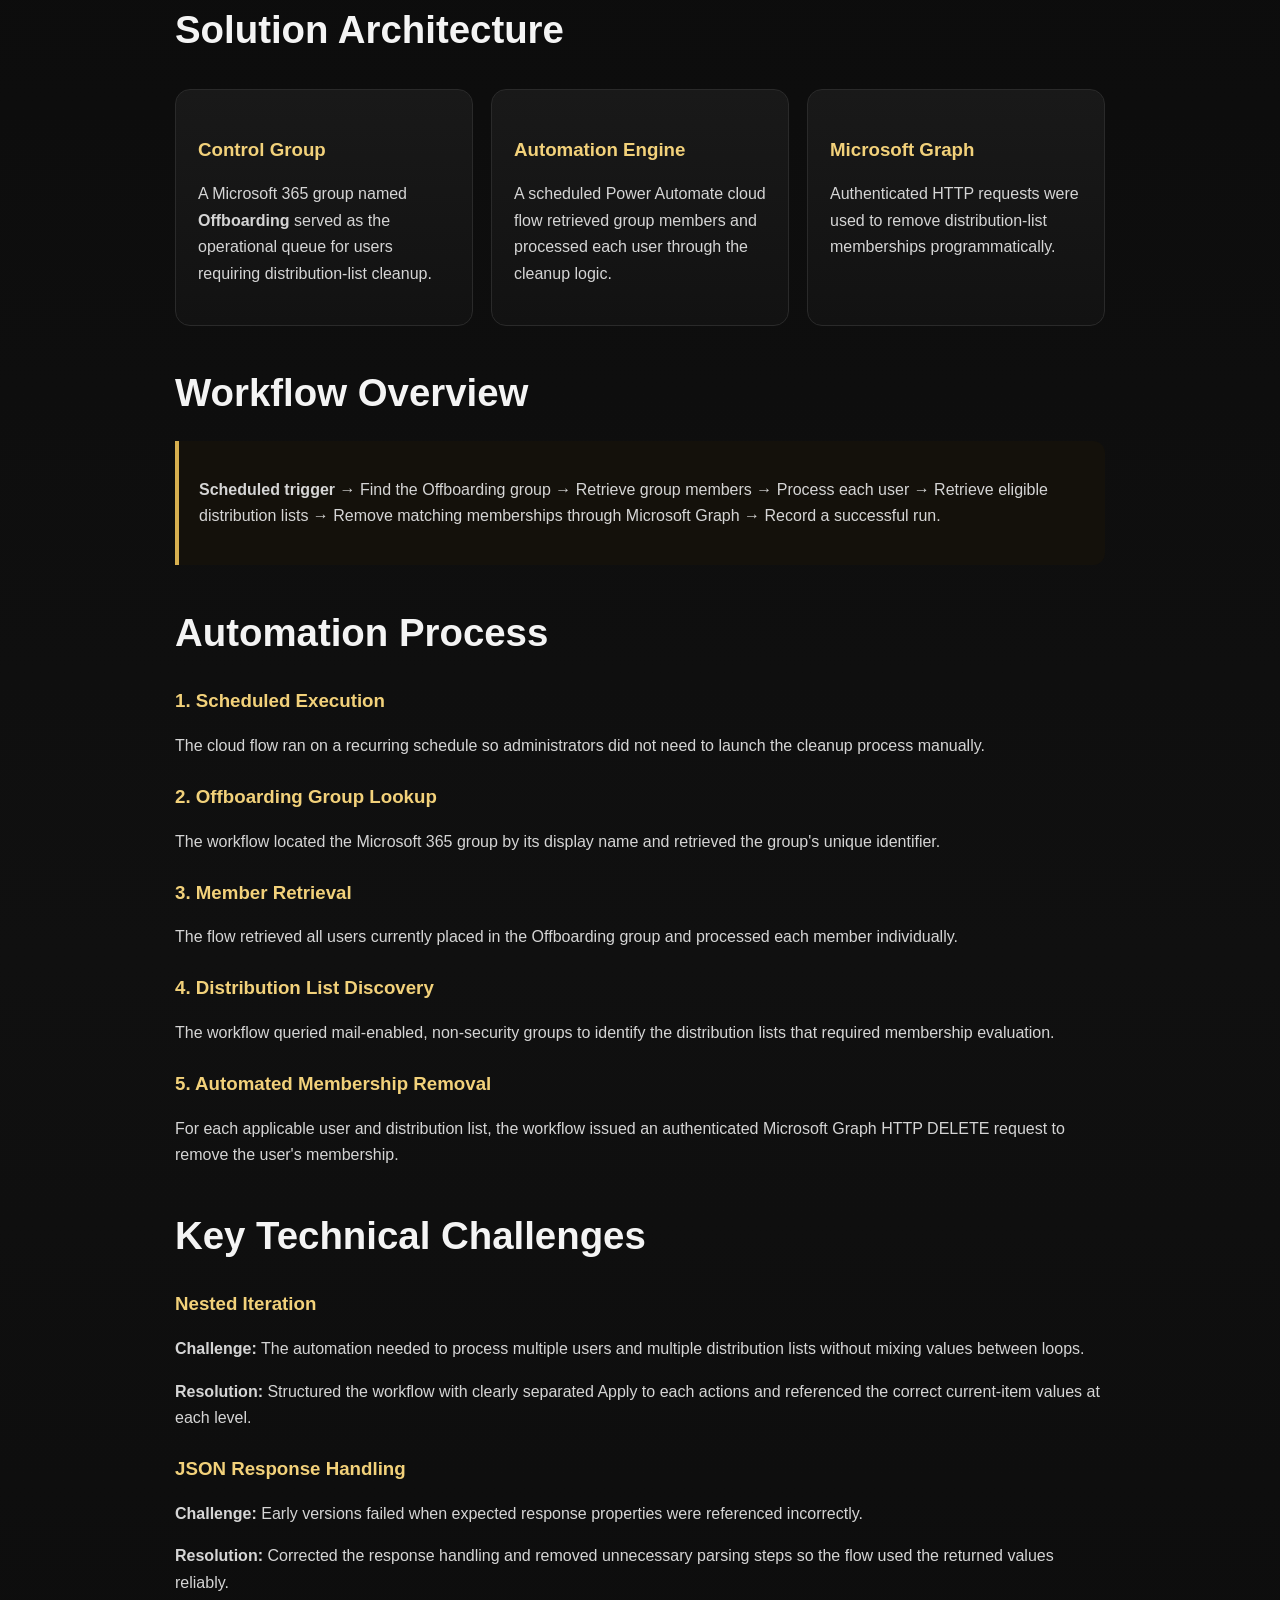
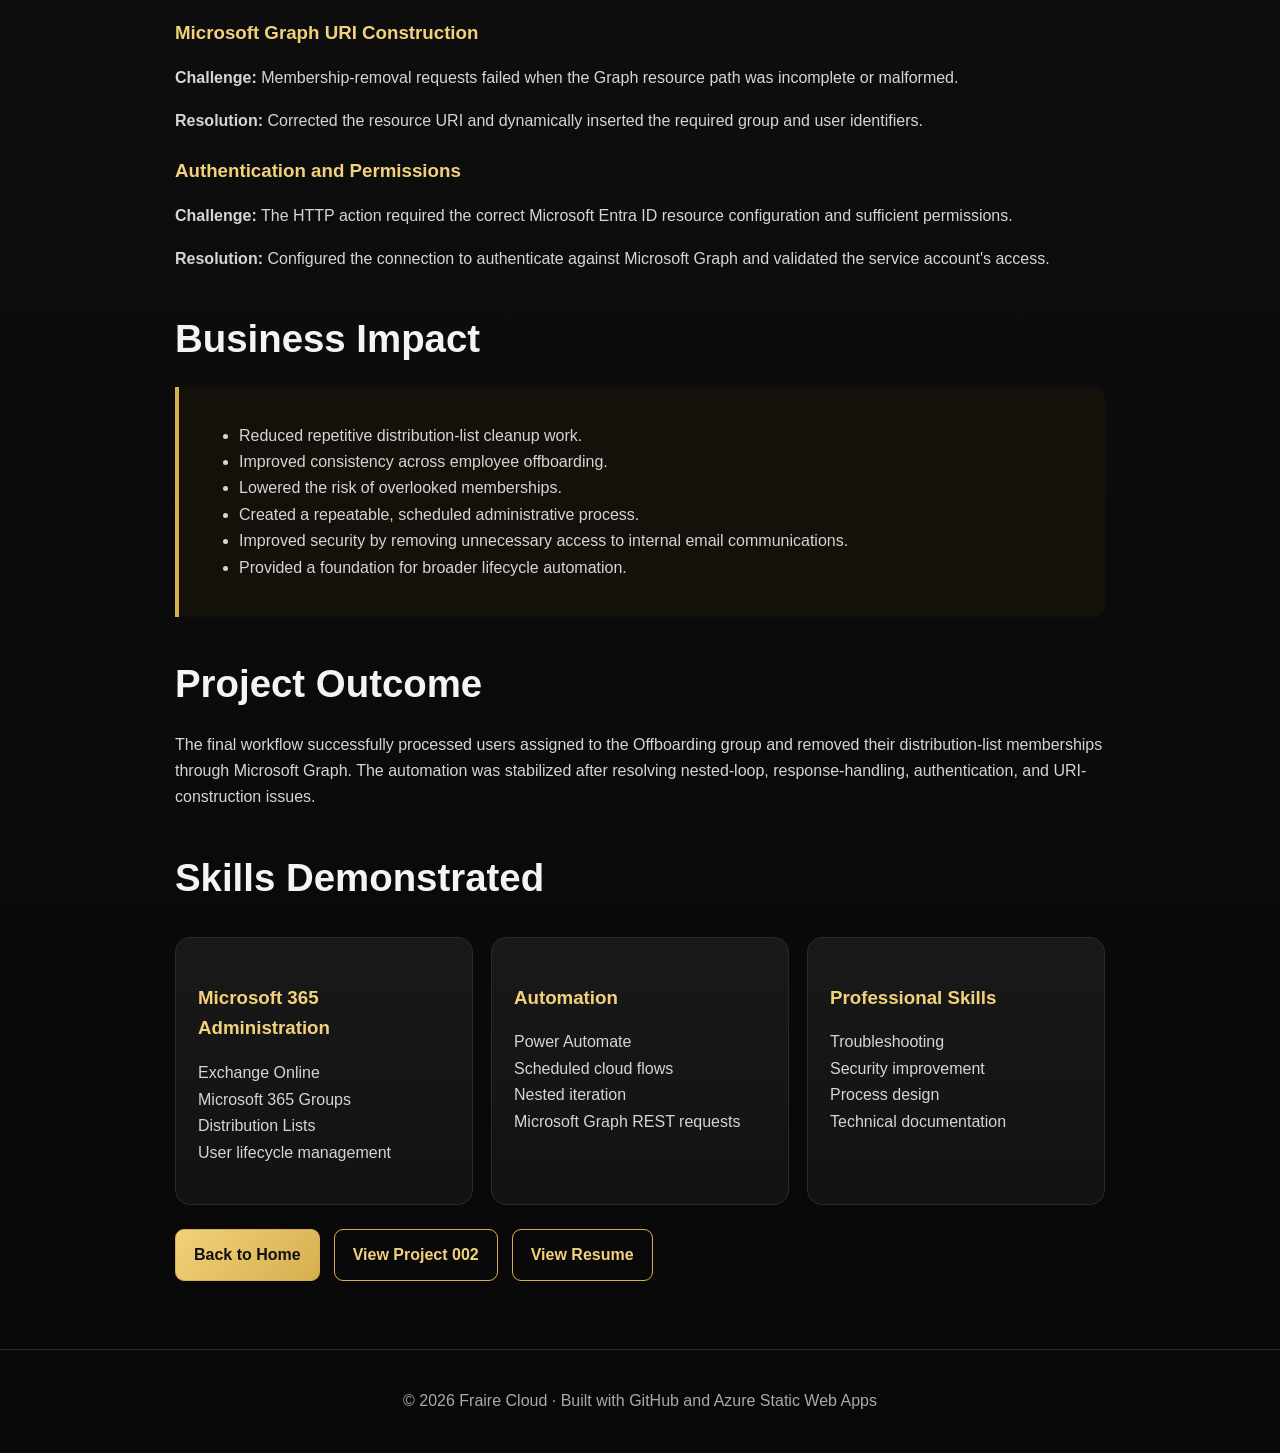
<file: project-003.html>
<!doctype html>
<html lang="en">
<head>
  <meta charset="utf-8">
  <meta name="viewport" content="width=device-width, initial-scale=1">
  <title>Project 003 | Employee Offboarding Automation</title>
  <meta name="description" content="Sanitized enterprise case study: Microsoft 365 employee offboarding automation using Power Automate, Microsoft Entra ID, Exchange Online, and distribution-list cleanup.">
  <link rel="stylesheet" href="styles.css">
</head>
<body>

<header>
  <div class="container nav">
    <a class="brand" href="index.html"><span class="mark">FC</span> FRAIRE CLOUD</a>
    <nav>
      <a href="index.html">Home</a>
      <a href="index.html#projects">Projects</a>
      <a href="resume.html">Resume</a>
      <a href="https://www.linkedin.com/in/lorena-fraire-184a9a249/" target="_blank" rel="noopener">LinkedIn</a>
      <a href="https://github.com/frairecloud" target="_blank" rel="noopener">GitHub</a>
      <a href="index.html#contact">Contact</a>
    </nav>
  </div>
</header>

<main>

<section class="project-header">
  <div class="container narrow">
    <p class="eyebrow">Project 003 · Sanitized Enterprise Case Study</p>
    <h1>Employee Offboarding Automation</h1>
    <p class="lead">Microsoft Power Automate · Microsoft Entra ID · Exchange Online · Distribution List Cleanup</p>

    <div class="callout">
      <p><strong>Privacy note:</strong> This case study documents a production automation I designed and implemented in a prior enterprise environment. Client names, tenant details, user information, and screenshots are intentionally excluded.</p>
    </div>
  </div>
</section>

<section>
  <div class="container narrow prose">

    <h2>Executive Summary</h2>
    <p>This project automated a repetitive Microsoft 365 offboarding task: removing departing employees from Exchange Online distribution lists. A scheduled Power Automate workflow reviewed members of a designated Offboarding group, identified the distribution lists associated with each user, and removed those memberships through Microsoft Graph requests.</p>
    <p>The solution reduced manual administration, improved consistency, and helped prevent former employees from continuing to receive internal distribution-list communications.</p>

    <h2>My Role</h2>
    <p>I independently designed, built, tested, troubleshot, and documented the workflow. My work included defining the offboarding control group, retrieving its members, querying distribution lists, handling nested iteration, configuring authenticated Microsoft Graph requests, resolving JSON and URI errors, and validating successful membership removal.</p>

    <h2>Business Challenge</h2>
    <p>Offboarding administrators often need to locate and remove a departing employee from multiple distribution lists. Completing this work manually is repetitive, time-consuming, and easy to overlook—especially when users belong to many lists across a large Microsoft 365 environment.</p>

    <h2>Business Requirements</h2>
    <ul>
      <li>Use a designated Offboarding group as the source of users requiring cleanup.</li>
      <li>Run automatically on a recurring schedule.</li>
      <li>Retrieve every user currently assigned to the Offboarding group.</li>
      <li>Identify applicable Exchange Online distribution lists.</li>
      <li>Remove each departing user from matching distribution-list memberships.</li>
      <li>Use a repeatable process that reduces manual effort and human error.</li>
      <li>Document the workflow for support, maintenance, and future enhancement.</li>
    </ul>

    <h2>Solution Architecture</h2>
    <div class="cards">
      <article class="card">
        <h3>Control Group</h3>
        <p>A Microsoft 365 group named <strong>Offboarding</strong> served as the operational queue for users requiring distribution-list cleanup.</p>
      </article>
      <article class="card">
        <h3>Automation Engine</h3>
        <p>A scheduled Power Automate cloud flow retrieved group members and processed each user through the cleanup logic.</p>
      </article>
      <article class="card">
        <h3>Microsoft Graph</h3>
        <p>Authenticated HTTP requests were used to remove distribution-list memberships programmatically.</p>
      </article>
    </div>

    <h2>Workflow Overview</h2>
    <div class="callout">
      <p><strong>Scheduled trigger</strong> → Find the Offboarding group → Retrieve group members → Process each user → Retrieve eligible distribution lists → Remove matching memberships through Microsoft Graph → Record a successful run.</p>
    </div>

    <h2>Automation Process</h2>

    <h3>1. Scheduled Execution</h3>
    <p>The cloud flow ran on a recurring schedule so administrators did not need to launch the cleanup process manually.</p>

    <h3>2. Offboarding Group Lookup</h3>
    <p>The workflow located the Microsoft 365 group by its display name and retrieved the group's unique identifier.</p>

    <h3>3. Member Retrieval</h3>
    <p>The flow retrieved all users currently placed in the Offboarding group and processed each member individually.</p>

    <h3>4. Distribution List Discovery</h3>
    <p>The workflow queried mail-enabled, non-security groups to identify the distribution lists that required membership evaluation.</p>

    <h3>5. Automated Membership Removal</h3>
    <p>For each applicable user and distribution list, the workflow issued an authenticated Microsoft Graph HTTP DELETE request to remove the user's membership.</p>

    <h2>Key Technical Challenges</h2>

    <h3>Nested Iteration</h3>
    <p><strong>Challenge:</strong> The automation needed to process multiple users and multiple distribution lists without mixing values between loops.</p>
    <p><strong>Resolution:</strong> Structured the workflow with clearly separated Apply to each actions and referenced the correct current-item values at each level.</p>

    <h3>JSON Response Handling</h3>
    <p><strong>Challenge:</strong> Early versions failed when expected response properties were referenced incorrectly.</p>
    <p><strong>Resolution:</strong> Corrected the response handling and removed unnecessary parsing steps so the flow used the returned values reliably.</p>

    <h3>Microsoft Graph URI Construction</h3>
    <p><strong>Challenge:</strong> Membership-removal requests failed when the Graph resource path was incomplete or malformed.</p>
    <p><strong>Resolution:</strong> Corrected the resource URI and dynamically inserted the required group and user identifiers.</p>

    <h3>Authentication and Permissions</h3>
    <p><strong>Challenge:</strong> The HTTP action required the correct Microsoft Entra ID resource configuration and sufficient permissions.</p>
    <p><strong>Resolution:</strong> Configured the connection to authenticate against Microsoft Graph and validated the service account's access.</p>

    <h2>Business Impact</h2>
    <div class="callout">
      <ul>
        <li>Reduced repetitive distribution-list cleanup work.</li>
        <li>Improved consistency across employee offboarding.</li>
        <li>Lowered the risk of overlooked memberships.</li>
        <li>Created a repeatable, scheduled administrative process.</li>
        <li>Improved security by removing unnecessary access to internal email communications.</li>
        <li>Provided a foundation for broader lifecycle automation.</li>
      </ul>
    </div>

    <h2>Project Outcome</h2>
    <p>The final workflow successfully processed users assigned to the Offboarding group and removed their distribution-list memberships through Microsoft Graph. The automation was stabilized after resolving nested-loop, response-handling, authentication, and URI-construction issues.</p>

    <h2>Skills Demonstrated</h2>
    <div class="cards">
      <article class="card">
        <h3>Microsoft 365 Administration</h3>
        <p>Exchange Online<br>Microsoft 365 Groups<br>Distribution Lists<br>User lifecycle management</p>
      </article>
      <article class="card">
        <h3>Automation</h3>
        <p>Power Automate<br>Scheduled cloud flows<br>Nested iteration<br>Microsoft Graph REST requests</p>
      </article>
      <article class="card">
        <h3>Professional Skills</h3>
        <p>Troubleshooting<br>Security improvement<br>Process design<br>Technical documentation</p>
      </article>
    </div>

    <div class="buttons">
      <a class="button primary" href="index.html">Back to Home</a>
      <a class="button secondary" href="project-002.html">View Project 002</a>
      <a class="button secondary" href="resume.html">View Resume</a>
    </div>

  </div>
</section>

</main>

<footer>© 2026 Fraire Cloud · Built with GitHub and Azure Static Web Apps</footer>

</body>
</html>
</file>
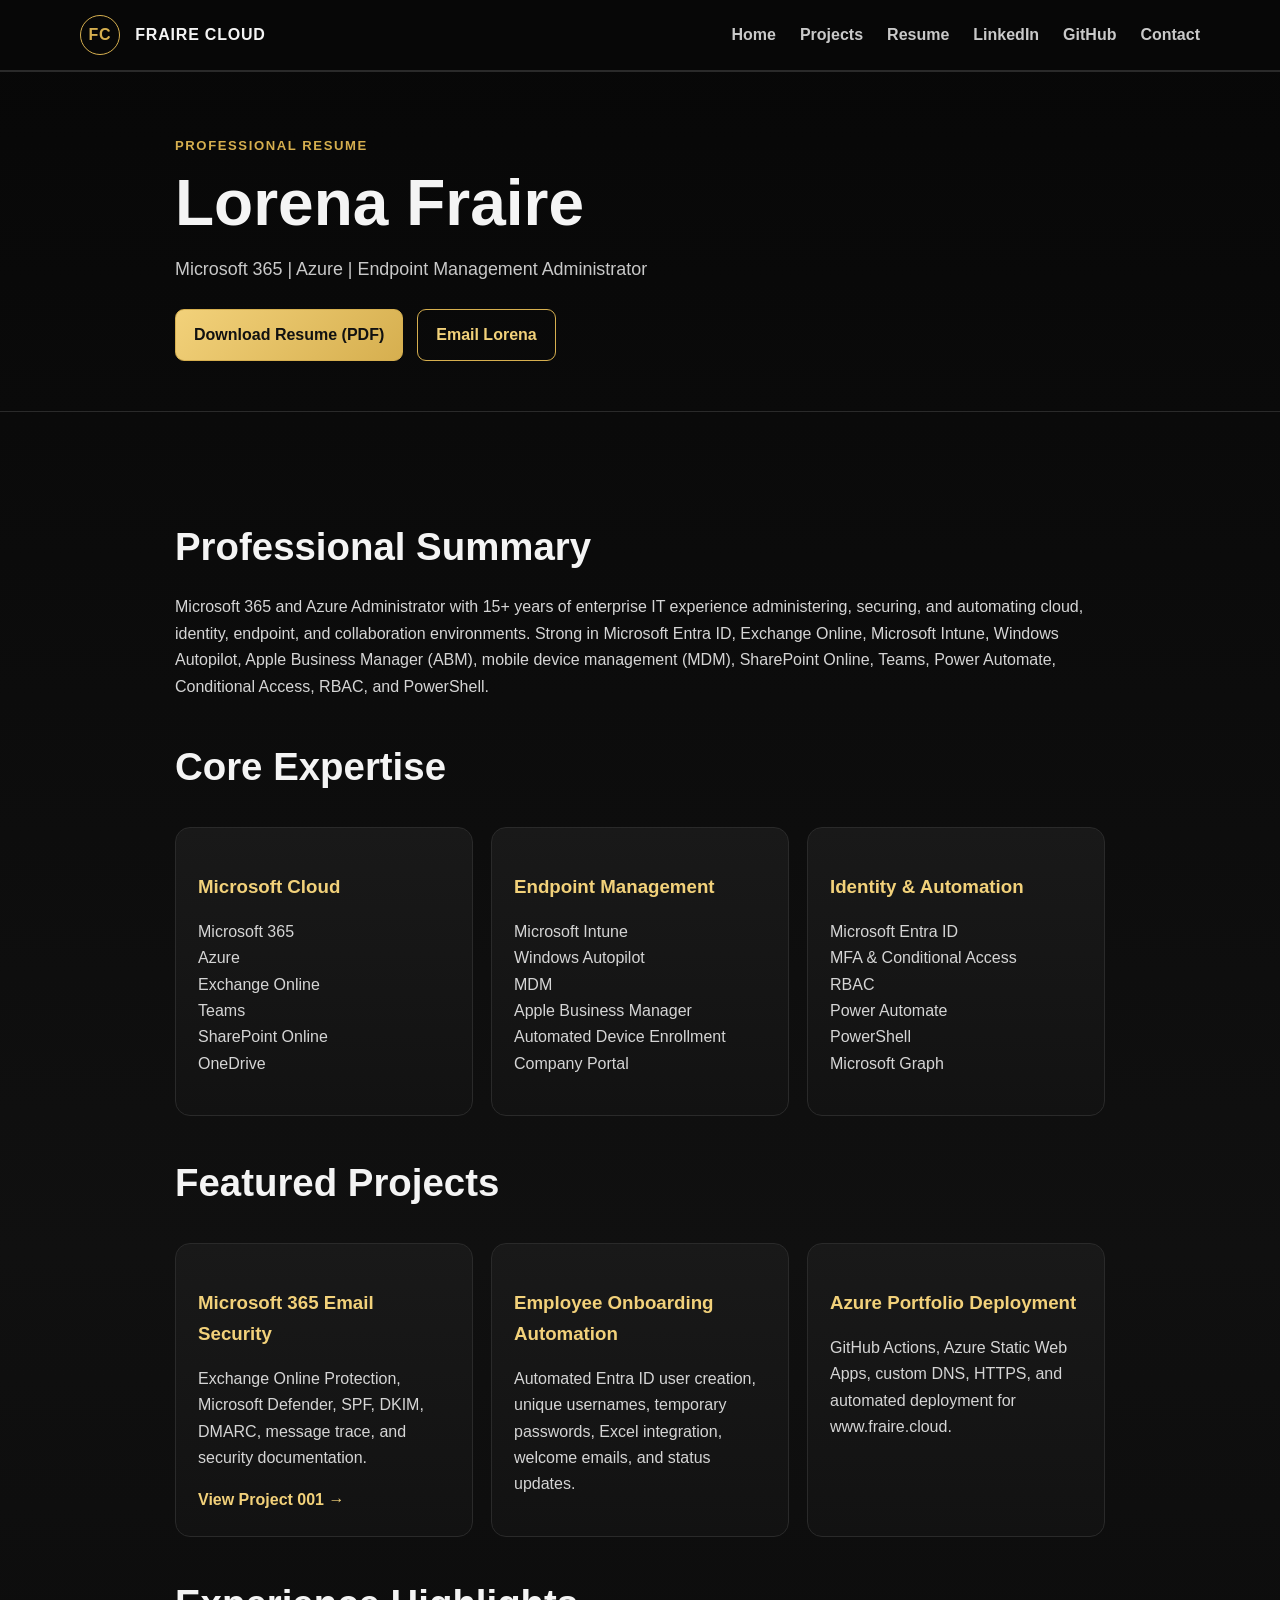
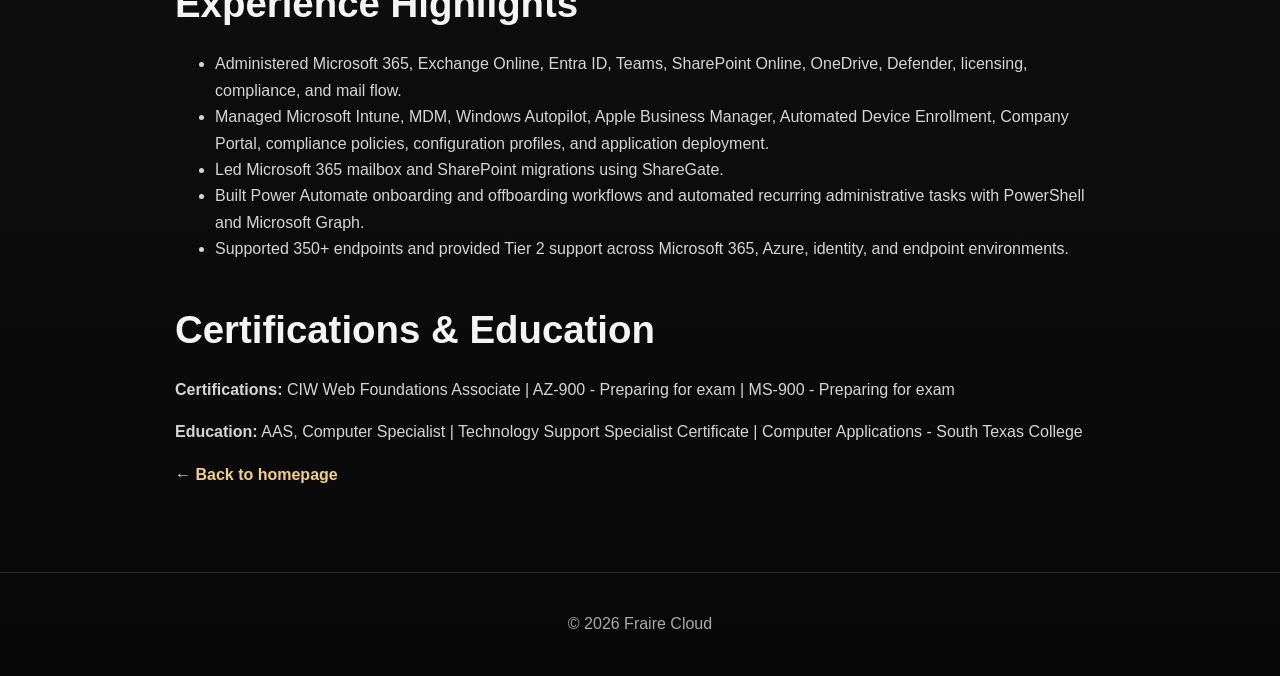
<file: resume.html>
<!doctype html>
<html lang="en"><head><meta charset="utf-8"><meta name="viewport" content="width=device-width,initial-scale=1">
<title>Resume | Lorena Fraire - Fraire Cloud</title><meta name="description" content="Resume of Lorena Fraire, Microsoft 365, Azure, and Endpoint Management Administrator.">
<link rel="stylesheet" href="styles.css"></head><body>
<header><div class="container nav"><a class="brand" href="index.html"><span class="mark">FC</span> FRAIRE CLOUD</a><nav><a href="index.html">Home</a><a href="index.html#projects">Projects</a><a href="resume.html">Resume</a><a href="https://www.linkedin.com/in/lorena-fraire-184a9a249/" target="_blank" rel="noopener">LinkedIn</a><a href="https://github.com/frairecloud" target="_blank" rel="noopener">GitHub</a><a href="index.html#contact">Contact</a></nav></div></header>
<main><section class="project-header"><div class="container narrow"><p class="eyebrow">Professional Resume</p><h1>Lorena Fraire</h1><p class="lead">Microsoft 365 | Azure | Endpoint Management Administrator</p><div class="buttons"><a class="button primary" href="Lorena_Fraire_Microsoft_Cloud_Administrator_Resume.pdf" target="_blank">Download Resume (PDF)</a><a class="button secondary" href="mailto:lorena.fraire335@outlook.com">Email Lorena</a></div></div></section>
<section><div class="container narrow prose">
<h2>Professional Summary</h2><p>Microsoft 365 and Azure Administrator with 15+ years of enterprise IT experience administering, securing, and automating cloud, identity, endpoint, and collaboration environments. Strong in Microsoft Entra ID, Exchange Online, Microsoft Intune, Windows Autopilot, Apple Business Manager (ABM), mobile device management (MDM), SharePoint Online, Teams, Power Automate, Conditional Access, RBAC, and PowerShell.</p>
<h2>Core Expertise</h2><div class="cards"><article class="card"><h3>Microsoft Cloud</h3><p>Microsoft 365<br>Azure<br>Exchange Online<br>Teams<br>SharePoint Online<br>OneDrive</p></article><article class="card"><h3>Endpoint Management</h3><p>Microsoft Intune<br>Windows Autopilot<br>MDM<br>Apple Business Manager<br>Automated Device Enrollment<br>Company Portal</p></article><article class="card"><h3>Identity & Automation</h3><p>Microsoft Entra ID<br>MFA & Conditional Access<br>RBAC<br>Power Automate<br>PowerShell<br>Microsoft Graph</p></article></div>
<h2>Featured Projects</h2><div class="cards"><article class="card"><h3>Microsoft 365 Email Security</h3><p>Exchange Online Protection, Microsoft Defender, SPF, DKIM, DMARC, message trace, and security documentation.</p><a class="back" href="project-001.html">View Project 001 →</a></article><article class="card"><h3>Employee Onboarding Automation</h3><p>Automated Entra ID user creation, unique usernames, temporary passwords, Excel integration, welcome emails, and status updates.</p></article><article class="card"><h3>Azure Portfolio Deployment</h3><p>GitHub Actions, Azure Static Web Apps, custom DNS, HTTPS, and automated deployment for www.fraire.cloud.</p></article></div>
<h2>Experience Highlights</h2><ul><li>Administered Microsoft 365, Exchange Online, Entra ID, Teams, SharePoint Online, OneDrive, Defender, licensing, compliance, and mail flow.</li><li>Managed Microsoft Intune, MDM, Windows Autopilot, Apple Business Manager, Automated Device Enrollment, Company Portal, compliance policies, configuration profiles, and application deployment.</li><li>Led Microsoft 365 mailbox and SharePoint migrations using ShareGate.</li><li>Built Power Automate onboarding and offboarding workflows and automated recurring administrative tasks with PowerShell and Microsoft Graph.</li><li>Supported 350+ endpoints and provided Tier 2 support across Microsoft 365, Azure, identity, and endpoint environments.</li></ul>
<h2>Certifications & Education</h2><p><strong>Certifications:</strong> CIW Web Foundations Associate | AZ-900 - Preparing for exam | MS-900 - Preparing for exam</p><p><strong>Education:</strong> AAS, Computer Specialist | Technology Support Specialist Certificate | Computer Applications - South Texas College</p>
<p><a class="back" href="index.html">← Back to homepage</a></p></div></section></main><footer>© 2026 Fraire Cloud</footer></body></html>
</file>
<file: styles.css>
:root{--bg:#080808;--panel:#121212;--panel2:#191919;--gold:#d6af4f;--gold2:#f2d17a;--text:#f4f4f4;--muted:#c9c9c9;--line:#2a2a2a}
*{box-sizing:border-box}html{scroll-behavior:smooth}body{margin:0;background:linear-gradient(180deg,#070707,#101010 55%,#080808);color:var(--text);font-family:Segoe UI,Arial,sans-serif;line-height:1.65}img{max-width:100%;display:block}a{color:inherit}.container{width:min(1120px,calc(100% - 34px));margin:auto}.narrow{max-width:930px}header{position:sticky;top:0;z-index:10;background:rgba(8,8,8,.93);backdrop-filter:blur(12px);border-bottom:1px solid var(--line)}.nav{min-height:70px;display:flex;justify-content:space-between;align-items:center}.brand{text-decoration:none;font-weight:800;letter-spacing:.05em}.mark{display:inline-grid;place-items:center;width:40px;height:40px;border:1px solid var(--gold);border-radius:50%;color:var(--gold);margin-right:10px}nav{display:flex;gap:24px}nav a{text-decoration:none;color:var(--muted);font-weight:600}nav a:hover{color:var(--gold2)}section{padding:68px 0;border-top:1px solid var(--line)}.hero{padding:56px 0}.hero-grid{display:grid;grid-template-columns:1.05fr .95fr;gap:42px;align-items:center}.eyebrow{color:var(--gold);font-weight:800;text-transform:uppercase;letter-spacing:.12em;font-size:.82rem}h1{font-size:clamp(2.5rem,5vw,4.7rem);line-height:1.05;margin:.4rem 0 1rem}h2{font-size:clamp(1.65rem,3vw,2.4rem);margin:0 0 1rem}h3{margin:.4rem 0;color:#fff}h4{color:var(--gold2);margin:.2rem 0}.lead,.intro{color:var(--muted);font-size:1.12rem}.hero-image,.project-banner{border:1px solid #4a3c21;border-radius:16px;padding:8px;background:#0c0c0c;box-shadow:0 20px 50px rgba(0,0,0,.38)}.buttons{display:flex;gap:14px;flex-wrap:wrap;margin-top:24px}.button{display:inline-flex;padding:12px 18px;border-radius:9px;text-decoration:none;font-weight:800;border:1px solid var(--gold)}.primary{background:linear-gradient(135deg,var(--gold2),var(--gold));color:#111}.secondary{color:var(--gold2)}.tags{display:flex;flex-wrap:wrap;gap:10px;margin-top:20px}.tags span{border:1px solid #493c22;background:#15120c;color:#f0db9a;padding:7px 11px;border-radius:999px}.featured-project{display:grid;grid-template-columns:.95fr 1.05fr;gap:30px;align-items:center;margin-top:28px}.featured-project img{border:1px solid #493c22;border-radius:14px}.complete{color:#8fd18a;font-weight:800}.cards{display:grid;grid-template-columns:repeat(3,1fr);gap:18px;margin-top:28px}.card{background:linear-gradient(180deg,var(--panel2),var(--panel));border:1px solid var(--line);padding:22px;border-radius:15px}.project-header{padding:50px 0}.prose h2{margin-top:2.2rem}.prose h3{color:var(--gold2);margin-top:1.4rem}.prose p,.prose li{color:#d5d5d5}.evidence{display:grid;grid-template-columns:1fr 1fr;gap:20px}figure{margin:0;border:1px solid var(--line);background:#111;padding:11px;border-radius:13px}figure img{border-radius:8px}figcaption{color:#bbb;font-size:.92rem;padding-top:9px}.callout{border-left:4px solid var(--gold);background:#14110b;padding:20px;border-radius:0 12px 12px 0}.back{color:var(--gold2);font-weight:800;text-decoration:none}footer{text-align:center;padding:38px 16px;color:#aaa;border-top:1px solid var(--line)}@media(max-width:800px){nav{display:none}.hero-grid,.featured-project,.cards,.evidence{grid-template-columns:1fr}section{padding:50px 0}}
</file>
